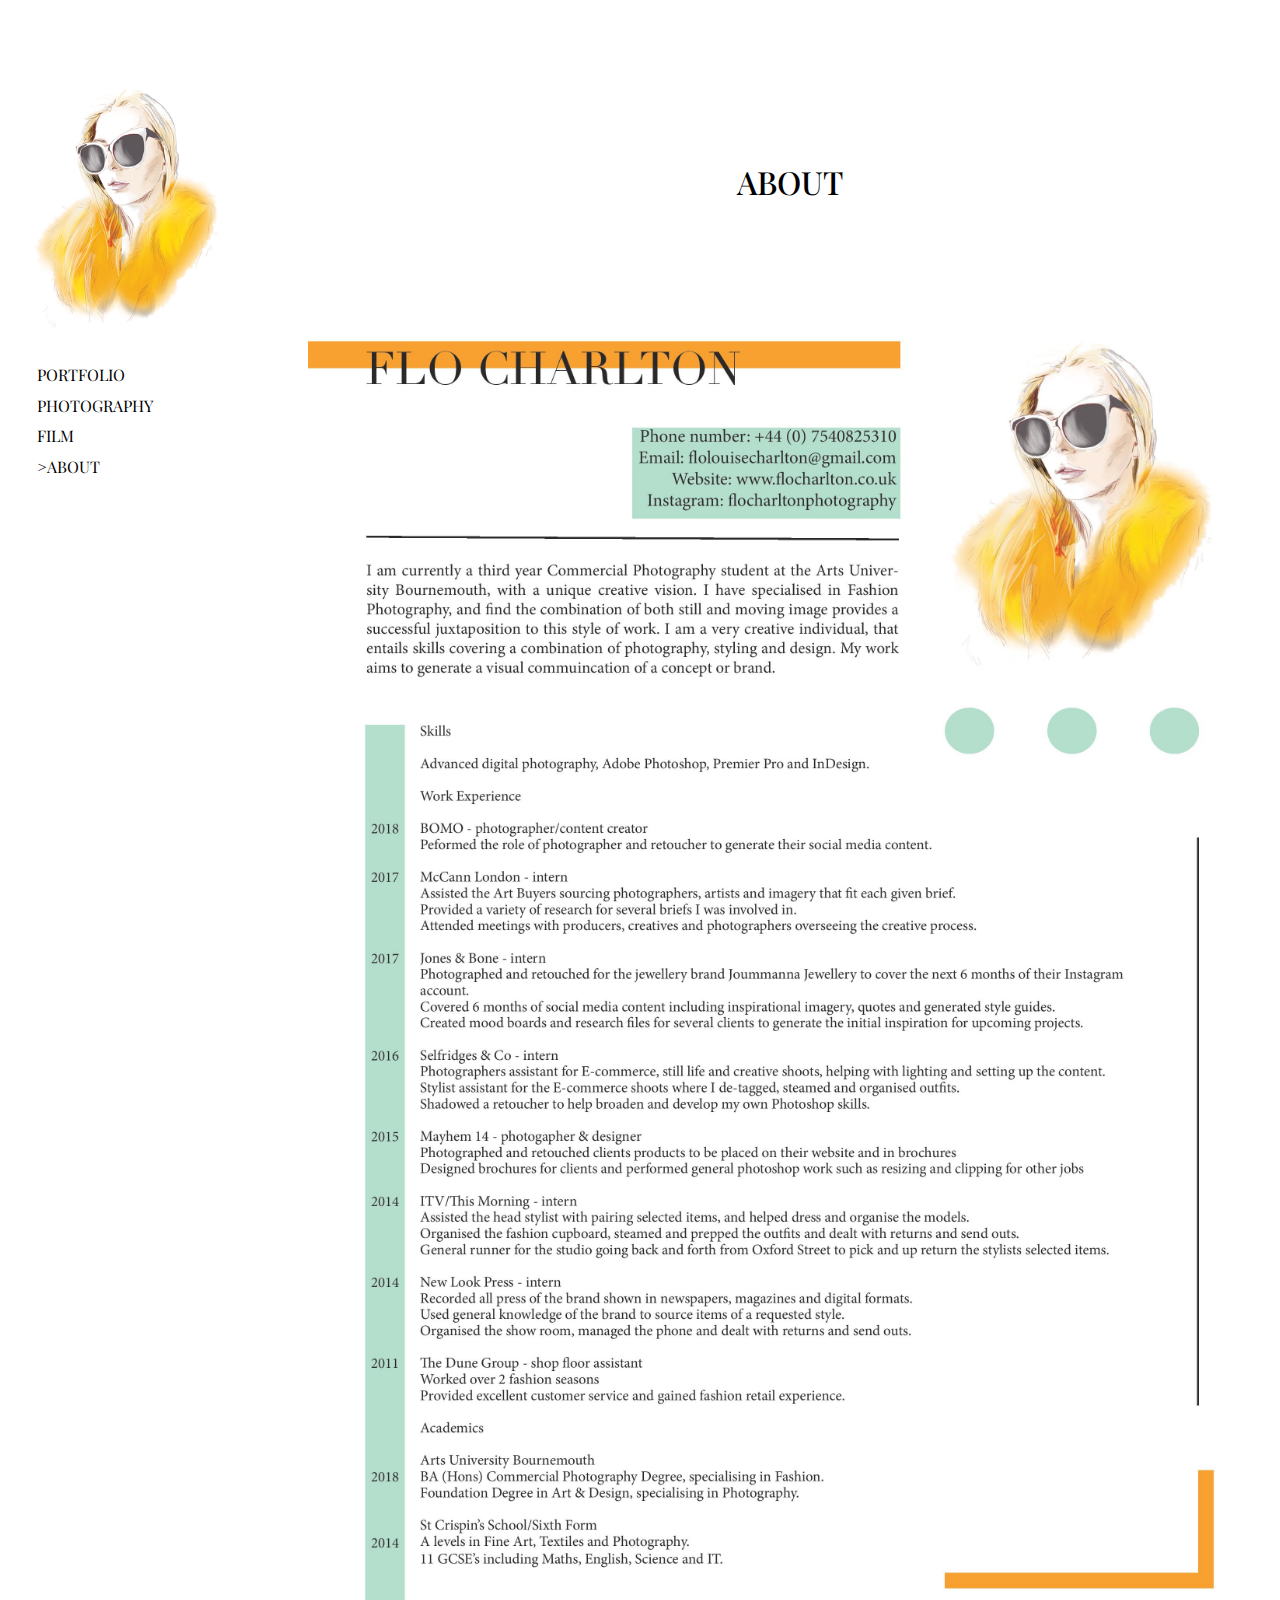
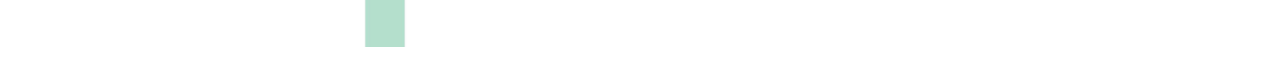
<file: pages/cv.html>
<!DOCTYPE HTML>
<html>

<head>
    <title>Flo Charlton - About</title>
    <meta name="description" content="Portfolio of Flo Charlton" />
    <link href="https://fonts.googleapis.com/css?family=Playfair+Display:400,700" rel="stylesheet">
    <meta name="viewport" content="width=device-width, initial-scale=1.0">

    <link rel="stylesheet" href="/css/nav.css">
    <link rel="stylesheet" href="/css/portfolio.css">
</head>

<body>
    <a onclick="openNav()" class="openbtn" id="openbtn">&#9776;</a>
    <div id="sidenav" class="navigation-side">
        <a href="" class="closebtn" onclick="closeNav()">&times;</a>
        <a href="/pages/portfolio.html"><img src="/img/logo-sized.png" id="logo"></a>
        <div class="nav-links">
            <a href="/pages/portfolio.html">PORTFOLIO</a>
            <a href="/pages/photography.html">PHOTOGRAPHY</a>
            <a href="/pages/film.html">FILM</a>
            <a href="/pages/cv.html">>ABOUT</a>
        </div>
    </div>


    <section class="container-cv move-over">
        <h1>ABOUT</h1>

        <img class="cv" src="/img/Flo-Charlton-cv.jpg">

        
    </section>



    <script src="/js/app.js"></script>

</body>

</html>
</file>
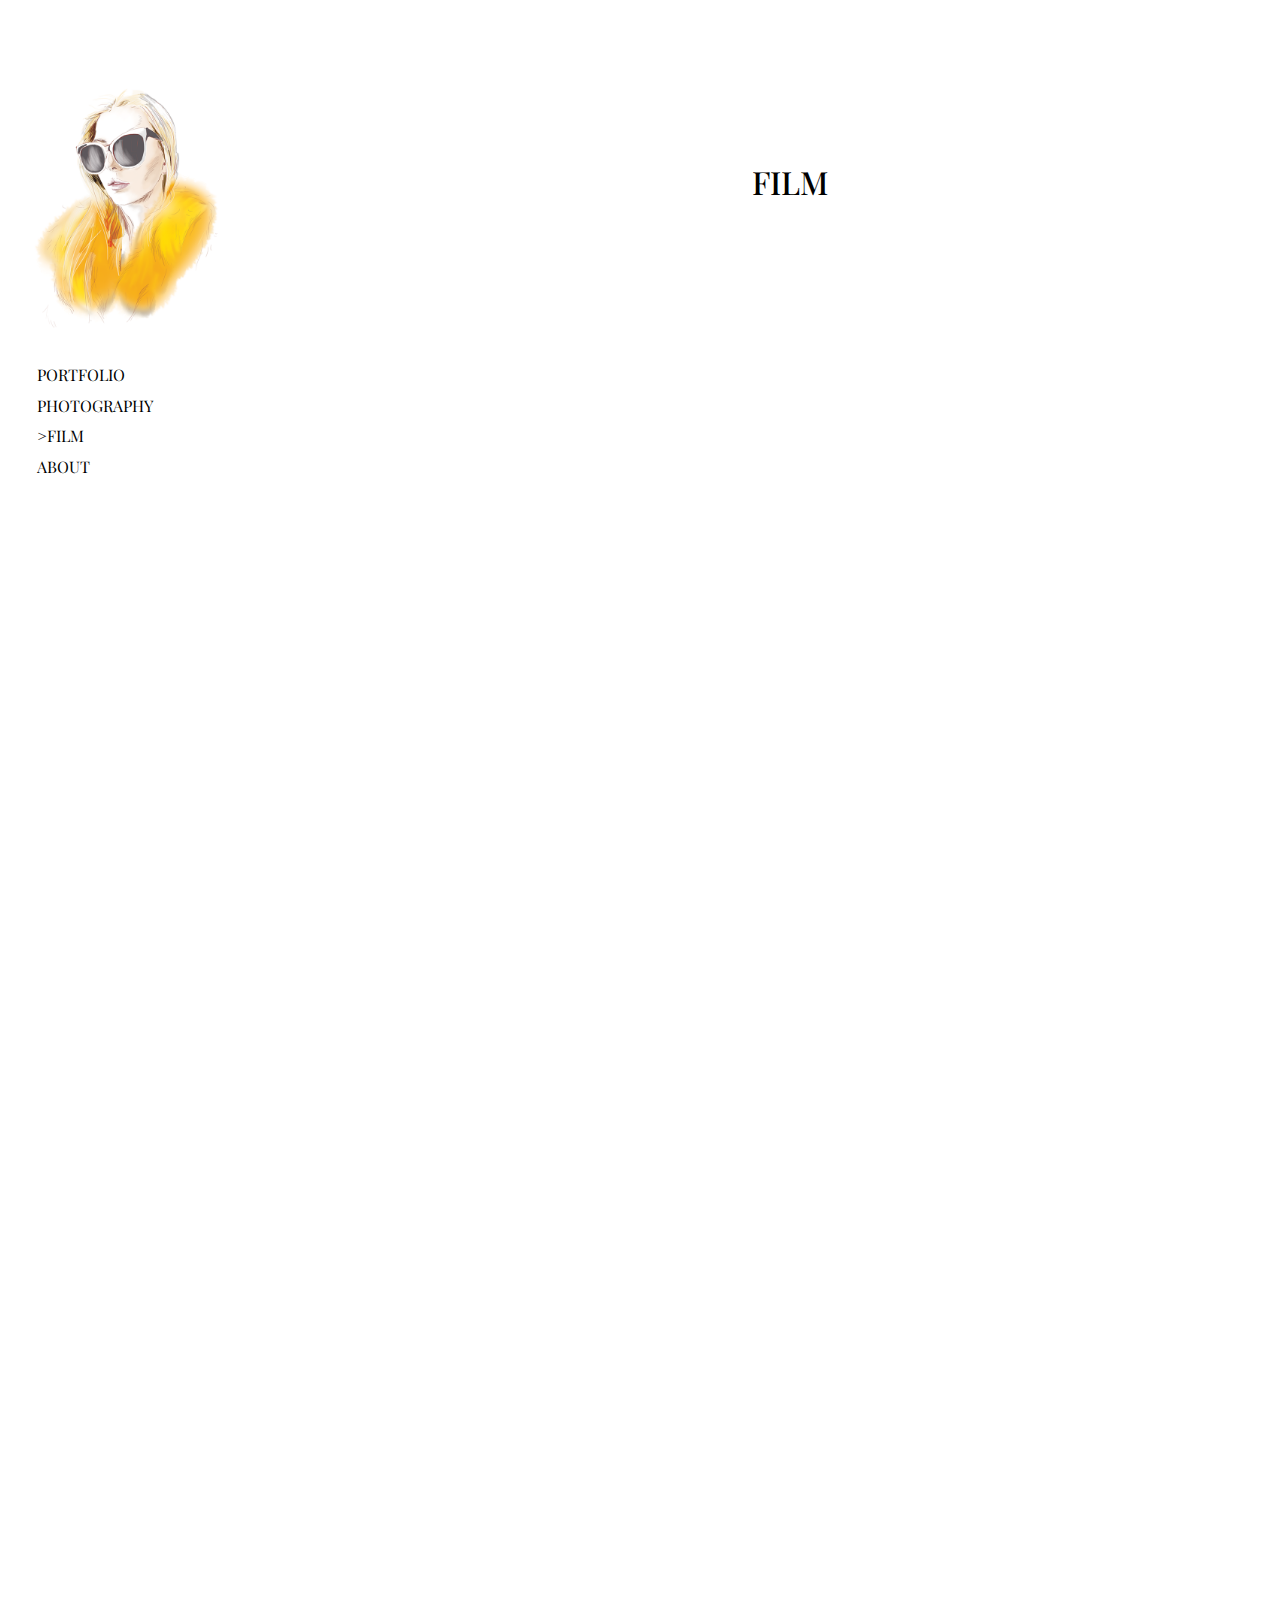
<file: pages/film.html>
<!DOCTYPE HTML>
<html>

<head>
    <title>Flo Charlton - Film</title>
    <meta name="description" content="Portfolio of Flo Charlton" />
    <link href="https://fonts.googleapis.com/css?family=Playfair+Display:400,700" rel="stylesheet">
    <meta name="viewport" content="width=device-width, initial-scale=1.0">

    <link rel="stylesheet" href="/css/nav.css">
    <link rel="stylesheet" href="/css/portfolio.css">
</head>

<body>
    <a onclick="openNav()" class="openbtn" id="openbtn">&#9776;</a>
    <div id="sidenav" class="navigation-side">
        <a href="" class="closebtn" onclick="closeNav()">&times;</a>
        <a href="/pages/portfolio.html">
            <img src="/img/logo-sized.png" id="logo">
        </a>
        <div class="nav-links">
            <a href="/pages/portfolio.html">PORTFOLIO</a>
            <a href="/pages/photography.html">PHOTOGRAPHY</a>
            <a href="/pages/film.html">>FILM</a>
            <a href="/pages/cv.html">ABOUT</a>
        </div>
    </div>


    <section class="container-cv move-over">
        <h1>FILM</h1>

        <iframe src="https://www.youtube.com/embed/HCpCE00zVvI?version=3&vq=hd1080" frameborder="0" allow="encrypted-media" allowfullscreen></iframe>
        <iframe src="https://www.youtube.com/embed/VQ8ozsYG-4U?version=3&vq=hd1080" frameborder="0" allow="encrypted-media" allowfullscreen></iframe>
        <iframe src="https://www.youtube.com/embed/1mHD9uvbaao?version=3&vq=hd1080" frameborder="0" allow="encrypted-media" allowfullscreen></iframe>



    </section>



    <script src="/js/app.js"></script>

</body>

</html>
</file>
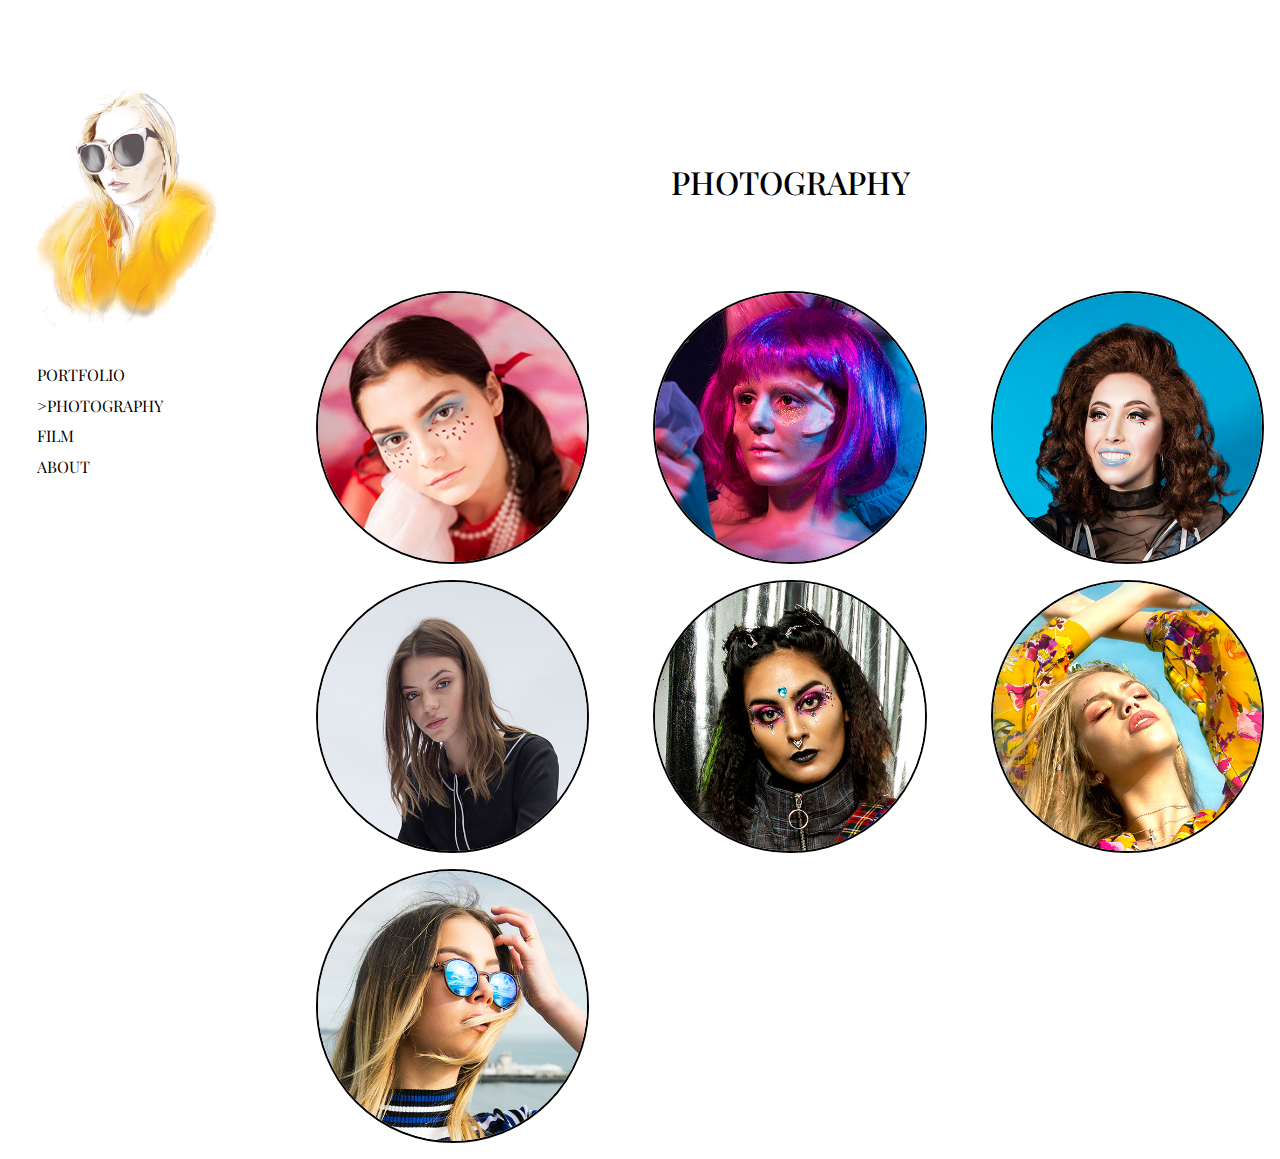
<file: pages/photography.html>
<!DOCTYPE HTML>
<html>

<head>
    <title>Flo Charlton - Photography</title>
    <meta name="description" content="Portfolio of Flo Charlton" />
    <link href="https://fonts.googleapis.com/css?family=Playfair+Display:400,700" rel="stylesheet">
    <meta name="viewport" content="width=device-width, initial-scale=1.0">

    <link rel="stylesheet" href="/css/nav.css">
    <link rel="stylesheet" href="/css/portfolio.css">
    <link rel="stylesheet" href="/css/photography.css">
</head>

<body>
    <a onclick="openNav()" class="openbtn" id="openbtn">&#9776;</a>
    <div id="sidenav" class="navigation-side">
        <a href="" class="closebtn" onclick="closeNav()">&times;</a>
        <a href="/pages/portfolio.html">
            <img src="/img/logo-sized.png" id="logo">
        </a>
        <div class="nav-links">
            <a href="/pages/portfolio.html">PORTFOLIO</a>
            <a href="/pages/photography.html">>PHOTOGRAPHY</a>
            <a href="/pages/film.html">FILM</a>
            <a href="/pages/cv.html">ABOUT</a>
        </div>
    </div>


    <section>
        <div class="title move-over">
            <h1>PHOTOGRAPHY</h1>
        </div>
        <div class="move-over">
            <div class="photo-select">
                <div class="element">
                    <div class="container-over">
                        <a href="/pages/photography/childhood.html">
                            <img src="/img/photography/photo-selector/square-child.jpg" class="round">
                            <div class="overlay">
                                <p>Childhood Dream</p>
                            </div>
                        </a>
                    </div>
                </div>
                <div class="element">
                    <div class="container-over">
                        <a href="/pages/photography/aliens.html">
                            <img src="/img/photography/photo-selector/alien-square.jpg" class="round">
                            <div class="overlay">
                                <p>Aliens in Space</p>
                            </div>
                        </a>
                    </div>
                </div>
                <div class="element">
                    <div class="container-over">
                        <a href="/pages/photography/cam-girl.html">
                            <img src="/img/photography/photo-selector/cam-square.jpg" class="round">
                            <div class="overlay">
                                <p>Cam Girl</p>
                            </div>
                        </a>
                    </div>
                </div>
                <div class="element">
                    <div class="container-over">
                        <a href="/pages/photography/deb.html">
                            <img src="/img/photography/photo-selector/deb-square.jpg" class="round">
                            <div class="overlay">
                                <p>Deb Cure Lookbook</p>
                            </div>
                        </a>
                    </div>
                </div>
                <div class="element">
                    <div class="container-over">
                        <a href="/pages/photography/punk.html" class="container">
                            <img src="/img/photography/photo-selector/punk-square.jpg" class="round">
                            <div class="overlay">
                                <p>Punk</p>
                            </div>
                        </a>
                    </div>
                </div>
                <div class="element">
                    <div class="container-over">
                        <a href="/pages/photography/summer.html" class="container">
                            <img src="/img/photography/photo-selector/square-summer.jpg" class="round">
                            <div class="overlay">
                                <p>Summer of Love</p>
                            </div>
                        </a>
                    </div>
                </div>
                <div class="element">
                    <div class="container-over">
                        <a href="/pages/photography/bomo.html" class="container">
                            <img src="/img/photography/photo-selector/bomo-square.jpg" class="round">
                            <div class="overlay">
                                <p>BOMO Glasses</p>
                            </div>
                        </a>
                    </div>
                </div>
            </div>


        </div>


    </section>



    <script src="/js/app.js"></script>

</body>

</html>
</file>
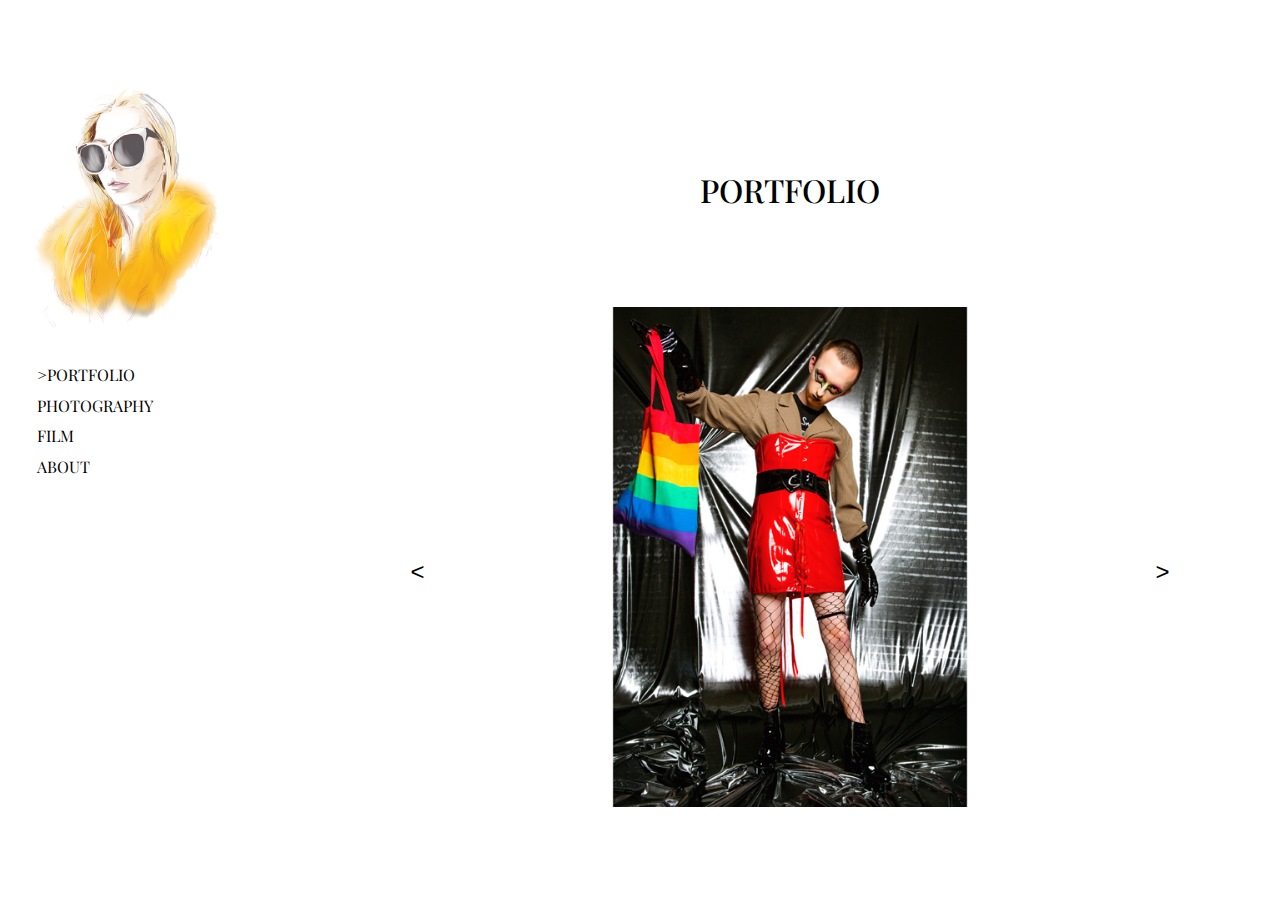
<file: pages/portfolio.html>
<!DOCTYPE HTML>
<html>

<head>
    <title>Flo Charlton - Photography</title>
    <meta name="description" content="Portfolio of Flo Charlton" />
    <link href="https://fonts.googleapis.com/css?family=Playfair+Display:400,700" rel="stylesheet">
    <meta name="viewport" content="width=device-width, initial-scale=1.0">

    <link rel="stylesheet" href="/css/nav.css">
    <link rel="stylesheet" href="/css/portfolio.css">
</head>

<body>
    <a onclick="openNav()" class="openbtn" id="openbtn">&#9776;</a>
    <div id="sidenav" class="navigation-side">
        <a href="" class="closebtn" onclick="closeNav()">&times;</a>
        <a href="/pages/portfolio.html"><img src="/img/logo-sized.png" id="logo"></a>
        <div class="nav-links">
            <a href="/pages/portfolio.html">>PORTFOLIO</a>
            <a href="/pages/photography.html">PHOTOGRAPHY</a>
            <a href="/pages/film.html">FILM</a>
            <a href="/pages/cv.html">ABOUT</a>
        </div>
    </div>


    <section class="container move-over">
        <h1>PORTFOLIO</h1>

        <div class="photo-gall">
            <img src="/img/portfolio/1.jpg" id="port-photo">
            <button id="next">&#62;</button>
            <button id="previous">&#60;</button>
        </div>

    </section>



    <script src="/js/app.js"></script>

</body>

</html>
</file>
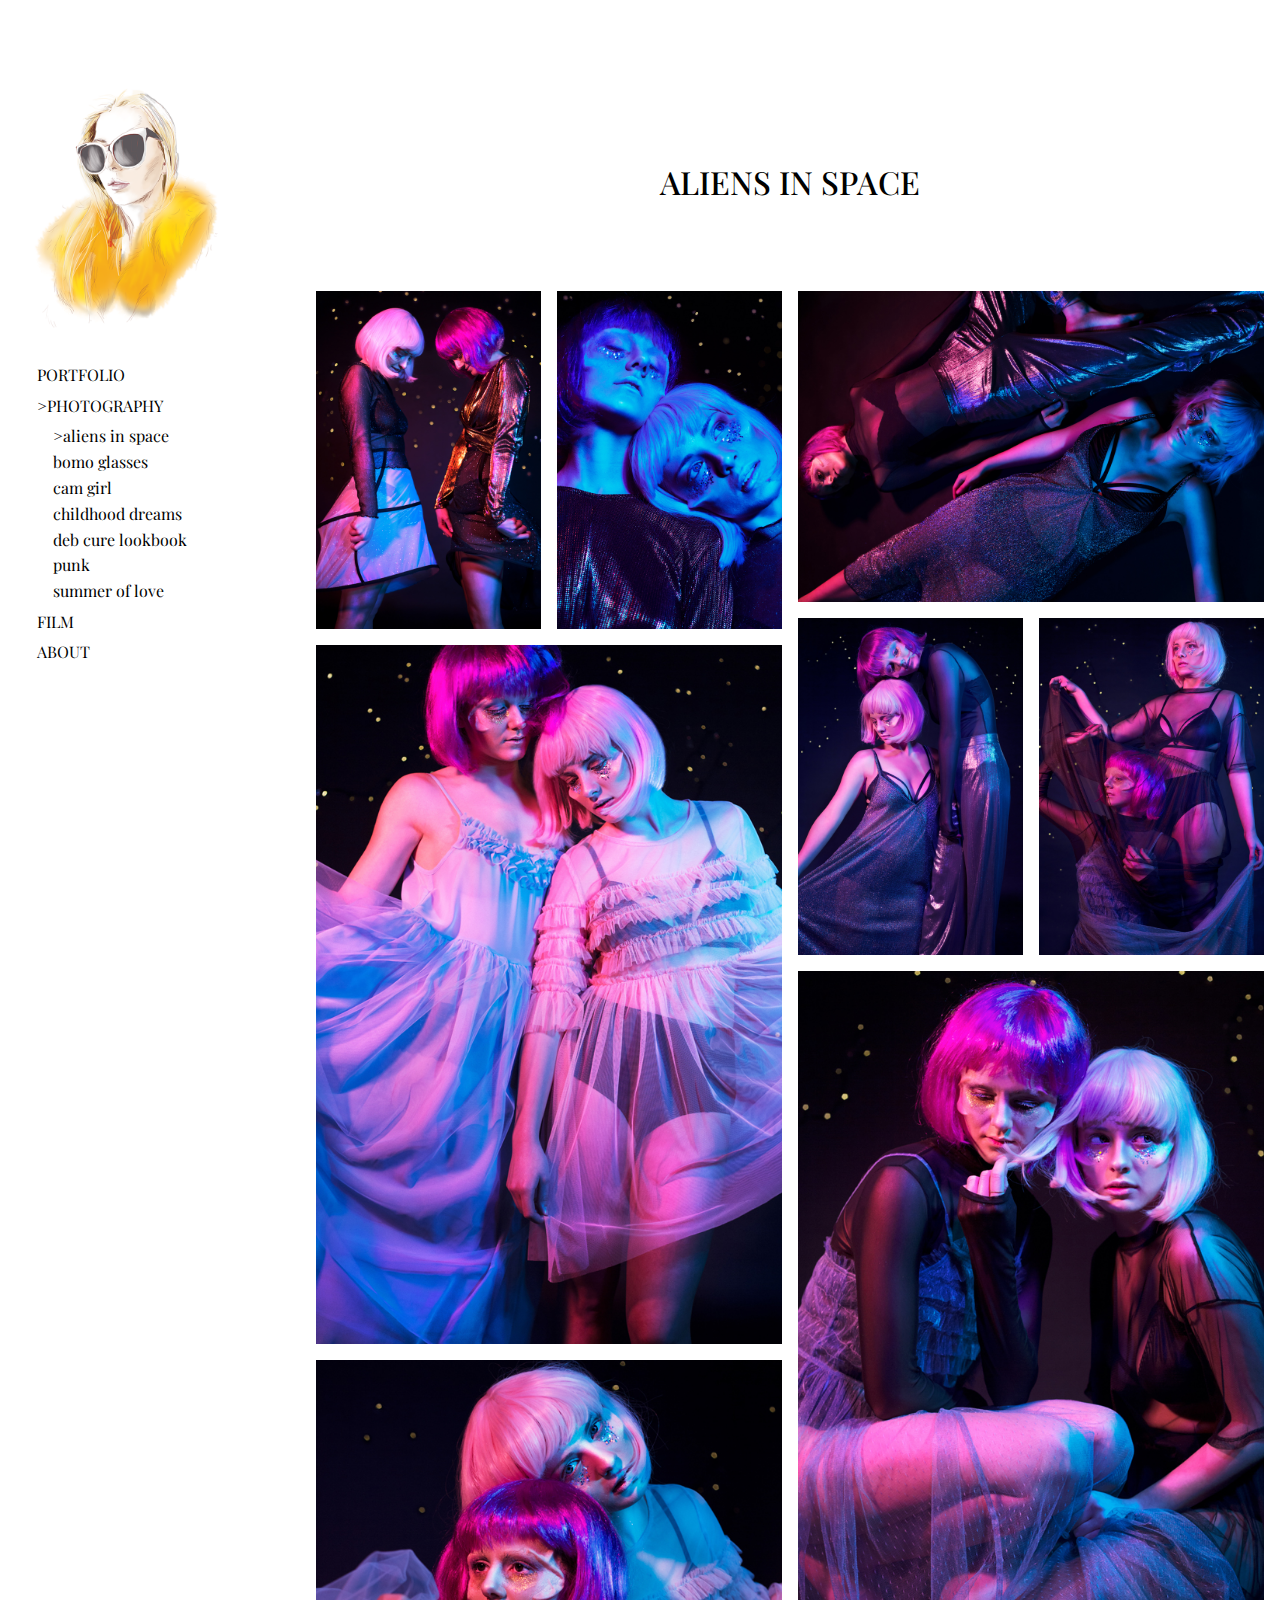
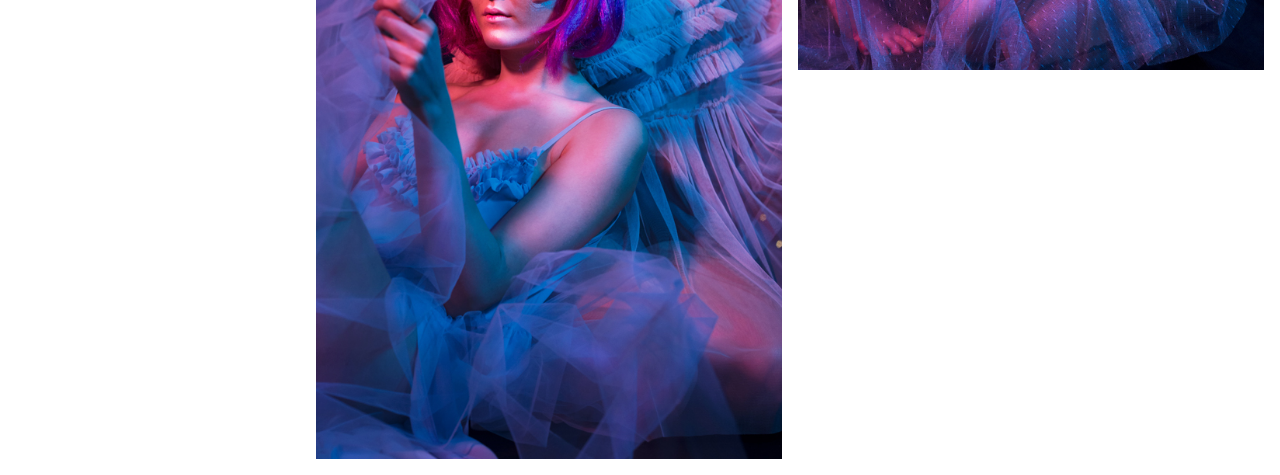
<file: pages/photography/aliens.html>
<!DOCTYPE HTML>
<html>

<head>
    <title>Flo Charlton - Aliens in Space</title>
    <meta name="description" content="main-container of Flo Charlton" />
    <link href="https://fonts.googleapis.com/css?family=Playfair+Display:400,700" rel="stylesheet">
    <meta name="viewport" content="width=device-width, initial-scale=1.0">

    <link rel="stylesheet" href="/css/nav.css">
    <link rel="stylesheet" href="/css/photography.css">
    <link rel="stylesheet" href="/css/portfolio.css">
</head>

<body>
    <a onclick="openNav()" class="openbtn" id="openbtn">&#9776;</a>
    <div id="sidenav" class="navigation-side">
        <a href="" class="closebtn" onclick="closeNav()">&times;</a>
        <a href="/pages/portfolio.html"><img src="/img/logo-sized.png" id="logo"></a>
        <div class="nav-links">
            <a href="/pages/portfolio.html">PORTFOLIO</a>
            <a href="/pages/photography.html">>PHOTOGRAPHY</a>
            <ul>
                <li><a href="/pages/photography/aliens.html">>Aliens in Space</a></li>
                <li><a href="/pages/photography/bomo.html">BOMO Glasses</a></li>
                <li><a href="/pages/photography/cam-girl.html">Cam Girl</a></li>
                <li><a href="/pages/photography/childhood.html">Childhood Dreams</a></li>
                <li><a href="/pages/photography/deb.html">Deb Cure Lookbook</a></li>
                <li><a href="/pages//photography/punk.html">Punk</a></li>
                <li><a href="/pages/photography/summer.html">Summer of Love</a></li>
            </ul>
            <a href="/pages/film.html">FILM</a>
            <a href="/pages/cv.html">ABOUT</a>
        </div>
    </div>


    <section>
        <div class="title move-over">
            <h1>ALIENS IN SPACE</h1>
        </div>

        <!-- Left columns images -->
        <!-- Port = 50% of one column which is 25% of whole -->
        <!-- Land = 100% of one column -->
        <div class="container-photo move-over"> 
            <div class="photography-grid">
                <div class="port">
                    <img src="/img/photography/aliens/1.jpg">
                </div>
                <div class="port">
                    <img src="/img/photography/aliens/2.jpg">
                </div>
                <div class="land">
                    <img src="/img/photography/aliens/3.jpg">
                </div>
                <div class="land">
                    <img src="/img/photography/aliens/4.jpg">
                </div>
                
            </div>

            <!-- Right columns images -->
            <div class="photography-grid">
                <div class="land">
                    <img src="/img/photography/aliens/5.jpg">
                </div>
                <div class="port">
                    <img src="/img/photography/aliens/6.jpg">
                </div>
                <div class="port">
                    <img src="/img/photography/aliens/7.jpg">
                </div>
                <div class="land">
                    <img src="/img/photography/aliens/8.jpg">
                </div>
                
            </div>
        </div>
    </section>

    <script src="/js/app.js"></script>

</body>

</html>
</file>
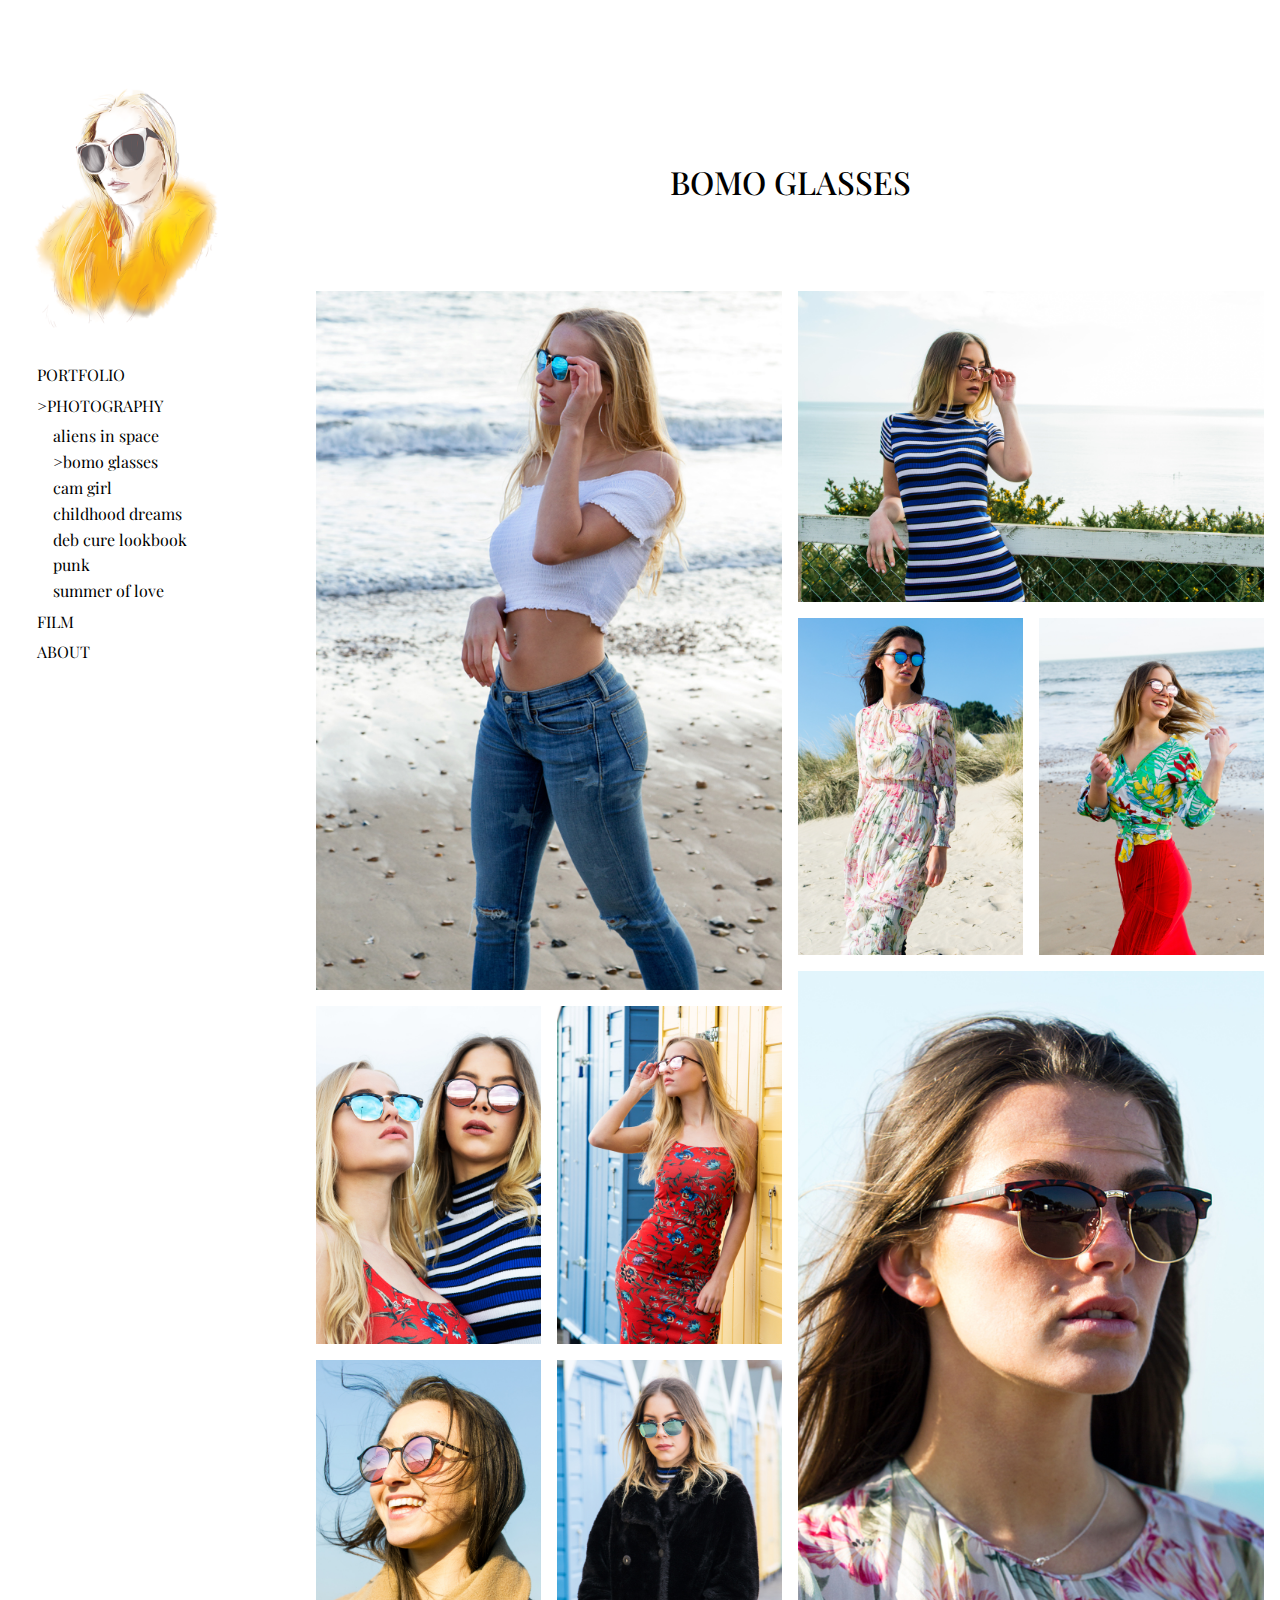
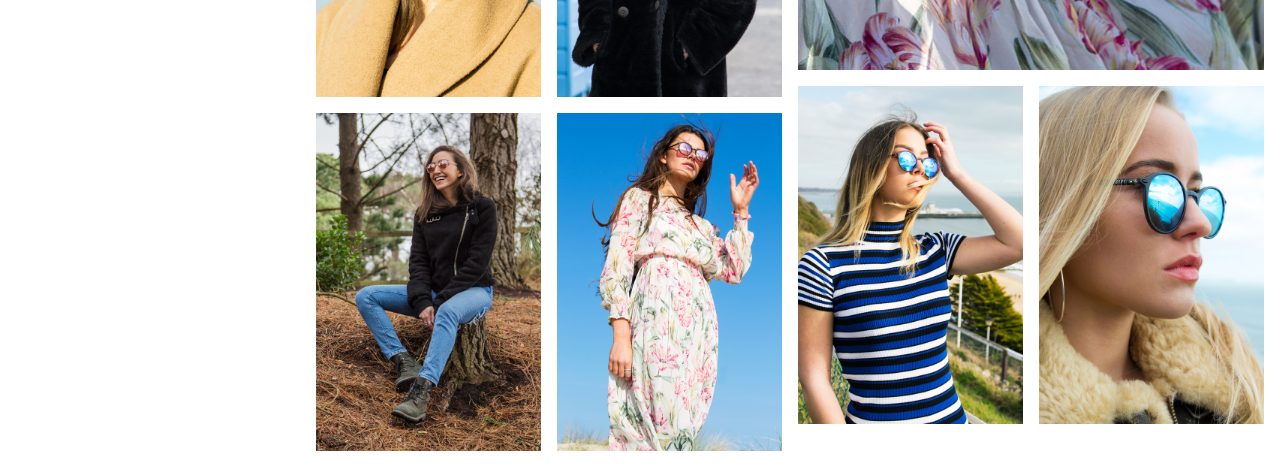
<file: pages/photography/bomo.html>
<!DOCTYPE HTML>
<html>

<head>
    <title>Flo Charlton - BOMO Glasses</title>
    <meta name="description" content="main-container of Flo Charlton" />
    <link href="https://fonts.googleapis.com/css?family=Playfair+Display:400,700" rel="stylesheet">
    <meta name="viewport" content="width=device-width, initial-scale=1.0">

    <link rel="stylesheet" href="/css/nav.css">
    <link rel="stylesheet" href="/css/photography.css">
    <link rel="stylesheet" href="/css/portfolio.css">
</head>

<body>
    <a onclick="openNav()" class="openbtn" id="openbtn">&#9776;</a>
    <div id="sidenav" class="navigation-side">
        <a href="" class="closebtn" onclick="closeNav()">&times;</a>
        <a href="/pages/portfolio.html"><img src="/img/logo-sized.png" id="logo"></a>
        <div class="nav-links">
            <a href="/pages/portfolio.html">PORTFOLIO</a>
            <a href="/pages/photography.html">>PHOTOGRAPHY</a>
            <ul>
                <li><a href="/pages/photography/aliens.html">Aliens in Space</a></li>
                <li><a href="/pages/photography/bomo.html">>BOMO Glasses</a></li>
                <li><a href="/pages/photography/cam-girl.html">Cam Girl</a></li>
                <li><a href="/pages/photography/childhood.html">Childhood Dreams</a></li>
                <li><a href="/pages/photography/deb.html">Deb Cure Lookbook</a></li>
                <li><a href="/pages//photography/punk.html">Punk</a></li>
                <li><a href="/pages/photography/summer.html">Summer of Love</a></li>
            </ul>
            <a href="/pages/film.html">FILM</a>
            <a href="/pages/cv.html">ABOUT</a>
        </div>
    </div>


    <section>
        <div class="title move-over">
            <h1>BOMO GLASSES</h1>
        </div>

        <!-- Left columns images -->
        <!-- Port = 50% of one column which is 25% of whole -->
        <!-- Land = 100% of one column -->
        <div class="container-photo move-over">
            <div class="photography-grid">
                <div class="land">
                    <img src="/img/photography/bomo/5.jpg">
                </div>
                <div class="port">
                    <img src="/img/photography/bomo/9.jpg">
                </div>
                <div class="port">
                    <img src="/img/photography/bomo/4.jpg">
                </div>
                <div class="port">
                    <img src="/img/photography/bomo/11.jpg">
                </div>
                <div class="port">
                    <img src="/img/photography/bomo/1.jpg">
                </div>

                <div class="port">
                    <img src="/img/photography/bomo/2.jpg">
                </div>

                <div class="port">
                    <img src="/img/photography/bomo/12.jpg">
                </div>

            </div>

            <!-- Right columns images -->
            <div class="photography-grid">
                <div class="land">
                    <img src="/img/photography/bomo/3.jpg">
                </div>
                <div class="port">
                    <img src="/img/photography/bomo/6.jpg">
                </div>
                <div class="port">
                    <img src="/img/photography/bomo/7.jpg">
                </div>

                <div class="land">
                    <img src="/img/photography/bomo/8.jpg">
                </div>

                <div class="port">
                    <img src="/img/photography/bomo/10.jpg">
                </div>
                <div class="port">
                    <img src="/img/photography/bomo/13.jpg">
                </div>


            </div>
        </div>
    </section>

    <script src="/js/app.js"></script>

</body>

</html>
</file>
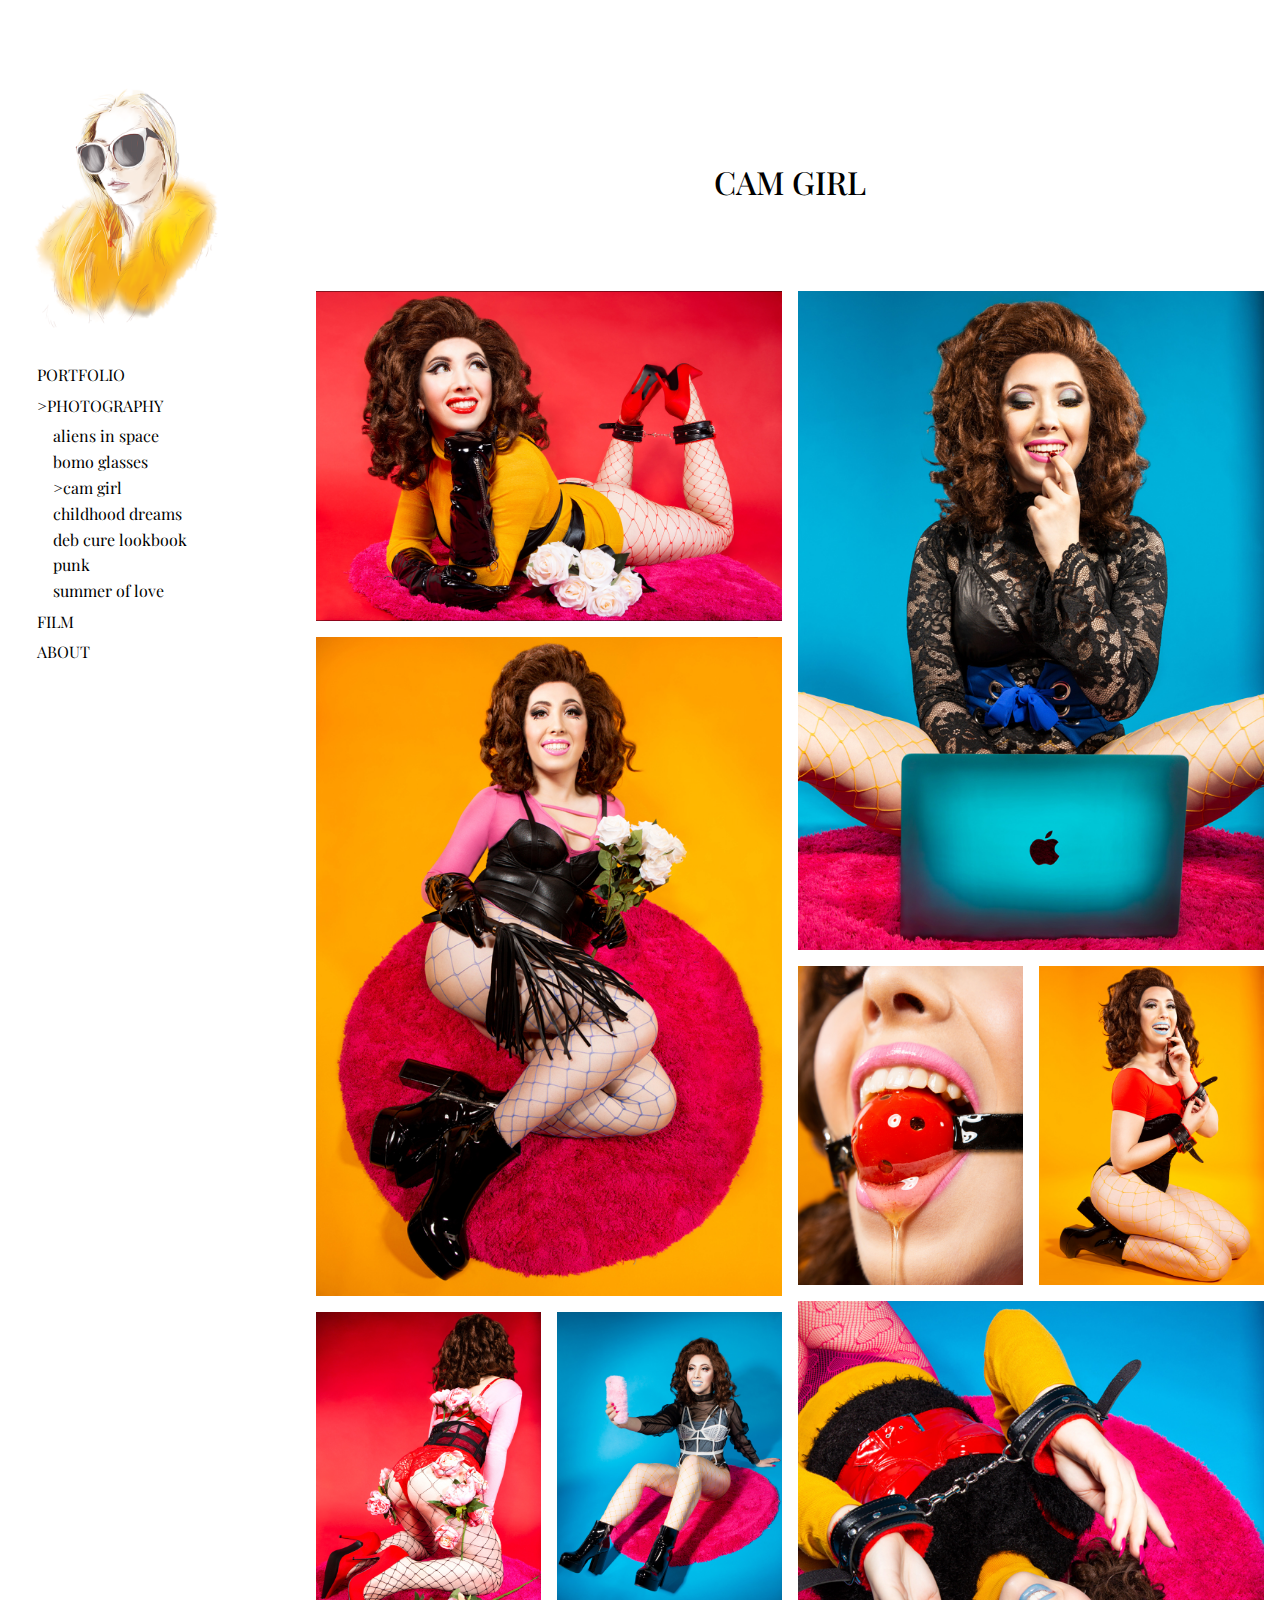
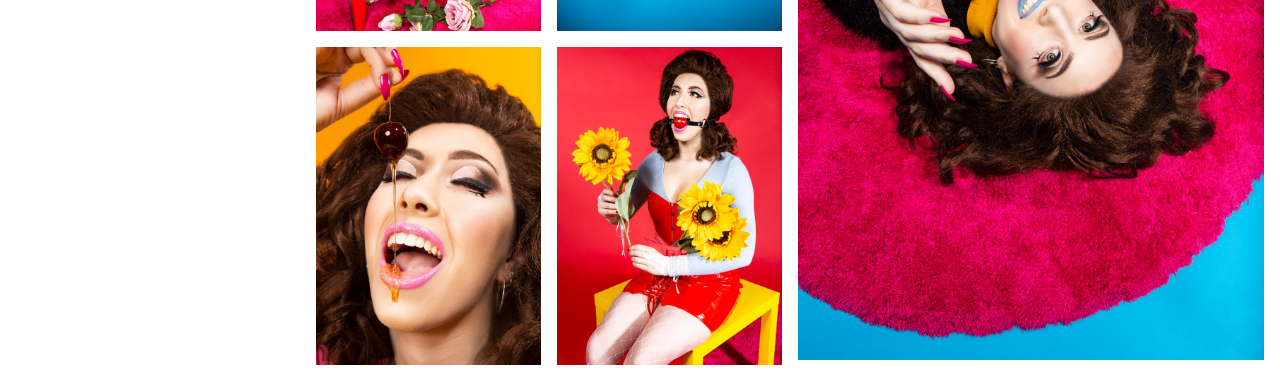
<file: pages/photography/cam-girl.html>
<!DOCTYPE HTML>
<html>

<head>
    <title>Flo Charlton - CAM Girl</title>
    <meta name="description" content="main-container of Flo Charlton" />
    <link href="https://fonts.googleapis.com/css?family=Playfair+Display:400,700" rel="stylesheet">
    <meta name="viewport" content="width=device-width, initial-scale=1.0">

    <link rel="stylesheet" href="/css/nav.css">
    <link rel="stylesheet" href="/css/photography.css">
    <link rel="stylesheet" href="/css/portfolio.css">
</head>

<body>
    <a onclick="openNav()" class="openbtn" id="openbtn">&#9776;</a>
    <div id="sidenav" class="navigation-side">
        <a href="" class="closebtn" onclick="closeNav()">&times;</a>
        <a href="/pages/portfolio.html"><img src="/img/logo-sized.png" id="logo"></a>
        <div class="nav-links">
            <a href="/pages/portfolio.html">PORTFOLIO</a>
            <a href="/pages/photography.html">>PHOTOGRAPHY</a>
            <ul>
                <li><a href="/pages/photography/aliens.html">Aliens in Space</a></li>
                <li><a href="/pages/photography/bomo.html">BOMO Glasses</a></li>
                <li><a href="/pages/photography/cam-girl.html">>Cam Girl</a></li>
                <li><a href="/pages/photography/childhood.html">Childhood Dreams</a></li>
                <li><a href="/pages/photography/deb.html">Deb Cure Lookbook</a></li>
                <li><a href="/pages//photography/punk.html">Punk</a></li>
                <li><a href="/pages/photography/summer.html">Summer of Love</a></li>
            </ul>
            <a href="/pages/film.html">FILM</a>
            <a href="/pages/cv.html">ABOUT</a>
        </div>
    </div>


    <section>
        <div class="title move-over">
            <h1>CAM GIRL</h1>
        </div>

        <!-- Left columns images -->
        <!-- Port = 50% of one column which is 25% of whole -->
        <!-- Land = 100% of one column -->
        <div class="container-photo move-over">
            <div class="photography-grid">
                <div class="land">
                    <img src="/img/photography/camgirl/1.jpg">
                </div>
                <div class="land">
                    <img src="/img/photography/camgirl/7.jpg">
                </div>
                <div class="port">
                    <img src="/img/photography/camgirl/6.jpg">
                </div>
                <div class="port">
                    <img src="/img/photography/camgirl/8.jpg">
                </div>
                <div class="port">
                    <img src="/img/photography/camgirl/10.jpg">
                </div>
                <div class="port">
                    <img src="/img/photography/camgirl/9.jpg">
                </div>


            </div>

            <!-- Right columns images -->
            <div class="photography-grid">
                <div class="land">
                    <img src="/img/photography/camgirl/2.jpg">
                </div>

                <div class="port">
                    <img src="/img/photography/camgirl/4.jpg">
                </div>
                <div class="port">
                    <img src="/img/photography/camgirl/3.jpg">
                </div>
                <div class="land">
                    <img src="/img/photography/camgirl/5.jpg">
                </div>



            </div>
        </div>
    </section>

    <script src="/js/app.js"></script>

</body>

</html>
</file>
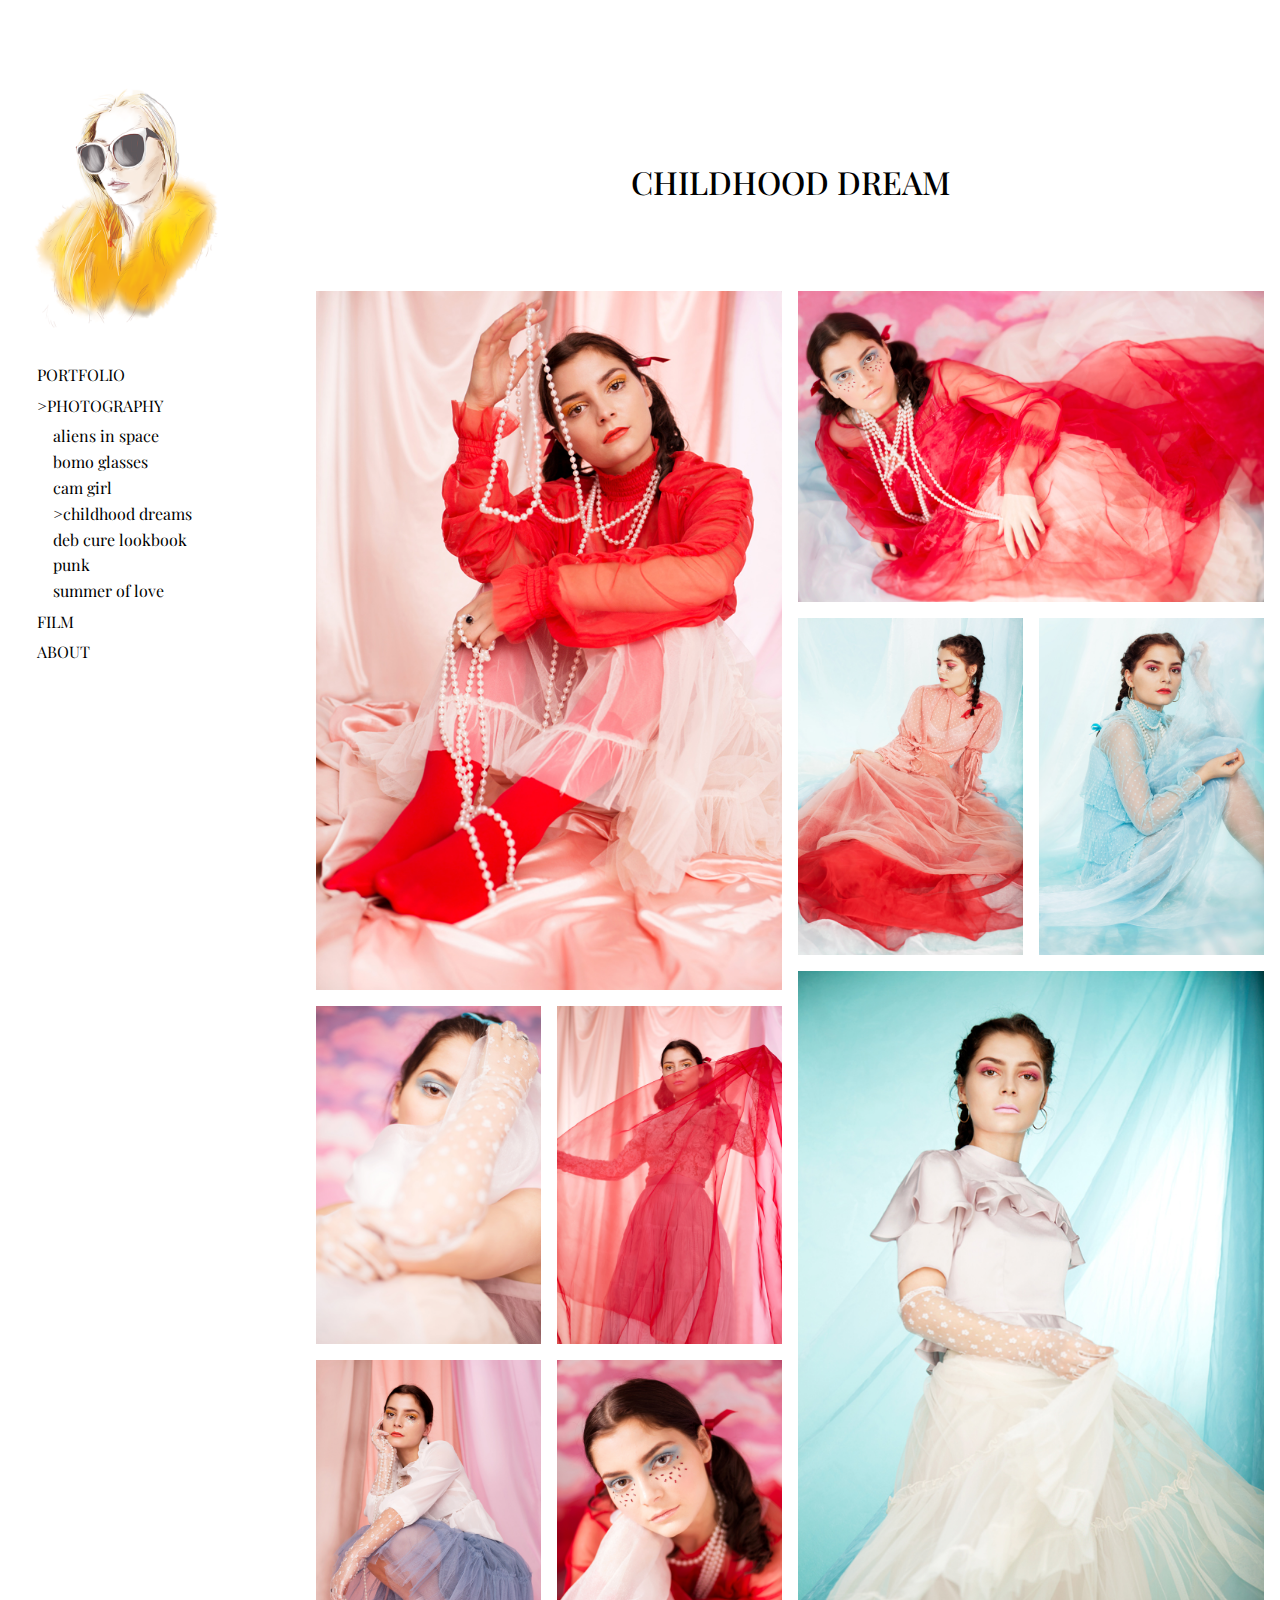
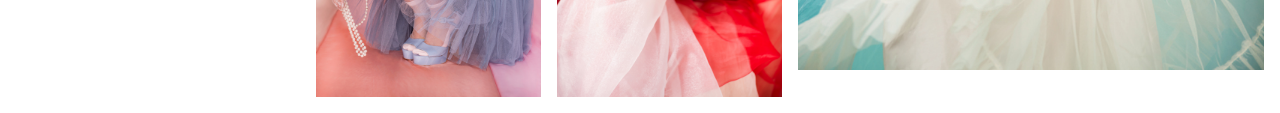
<file: pages/photography/childhood.html>
<!DOCTYPE HTML>
<html>

<head>
    <title>Flo Charlton - Childhood Dream</title>
    <meta name="description" content="main-container of Flo Charlton" />
    <link href="https://fonts.googleapis.com/css?family=Playfair+Display:400,700" rel="stylesheet">
    <meta name="viewport" content="width=device-width, initial-scale=1.0">

    <link rel="stylesheet" href="/css/nav.css">
    <link rel="stylesheet" href="/css/photography.css">
    <link rel="stylesheet" href="/css/portfolio.css">
</head>

<body>
    <a onclick="openNav()" class="openbtn" id="openbtn">&#9776;</a>
    <div id="sidenav" class="navigation-side">
        <a href="" class="closebtn" onclick="closeNav()">&times;</a>
        <a href="/pages/portfolio.html"><img src="/img/logo-sized.png" id="logo"></a>
        <div class="nav-links">
            <a href="/pages/portfolio.html">PORTFOLIO</a>
            <a href="/pages/photography.html">>PHOTOGRAPHY</a>
            <ul>
                <li><a href="/pages/photography/aliens.html">Aliens in Space</a></li>
                <li><a href="/pages/photography/bomo.html">BOMO Glasses</a></li>
                <li><a href="/pages/photography/cam-girl.html">Cam Girl</a></li>
                <li><a href="/pages/photography/childhood.html">>Childhood Dreams</a></li>
                <li><a href="/pages/photography/deb.html">Deb Cure Lookbook</a></li>
                <li><a href="/pages//photography/punk.html">Punk</a></li>
                <li><a href="/pages/photography/summer.html">Summer of Love</a></li>
            </ul>
            <a href="/pages/film.html">FILM</a>
            <a href="/pages/cv.html">ABOUT</a>
        </div>
    </div>


    <section>
        <div class="title move-over">
            <h1>CHILDHOOD DREAM</h1>
        </div>

        <!-- Left columns images -->
        <!-- Port = 50% of one column which is 25% of whole -->
        <!-- Land = 100% of one column -->
        <div class="container-photo move-over">
            <div class="photography-grid">
                <div class="land">
                    <img src="/img/photography/childhood/9.jpg">
                </div>
                <div class="port">
                    <img src="/img/photography/childhood/1.jpg">
                </div>
                <div class="port">
                    <img src="/img/photography/childhood/2.jpg">
                </div>
                <div class="port">
                    <img src="/img/photography/childhood/4.jpg">
                </div>
                <div class="port">
                    <img src="/img/photography/childhood/5.jpg">
                </div>

            </div>

            <!-- Right columns images -->
            <div class="photography-grid">
                <div class="land">
                    <img src="/img/photography/childhood/3.jpg">
                </div>
                <div class="port">
                    <img src="/img/photography/childhood/6.jpg">
                </div>
                <div class="port">
                    <img src="/img/photography/childhood/7.jpg">
                </div>
                <div class="land">
                    <img src="/img/photography/childhood/8.jpg">
                </div>
            </div>
        </div>
    </section>




    <script src="/js/app.js"></script>

</body>

</html>
</file>
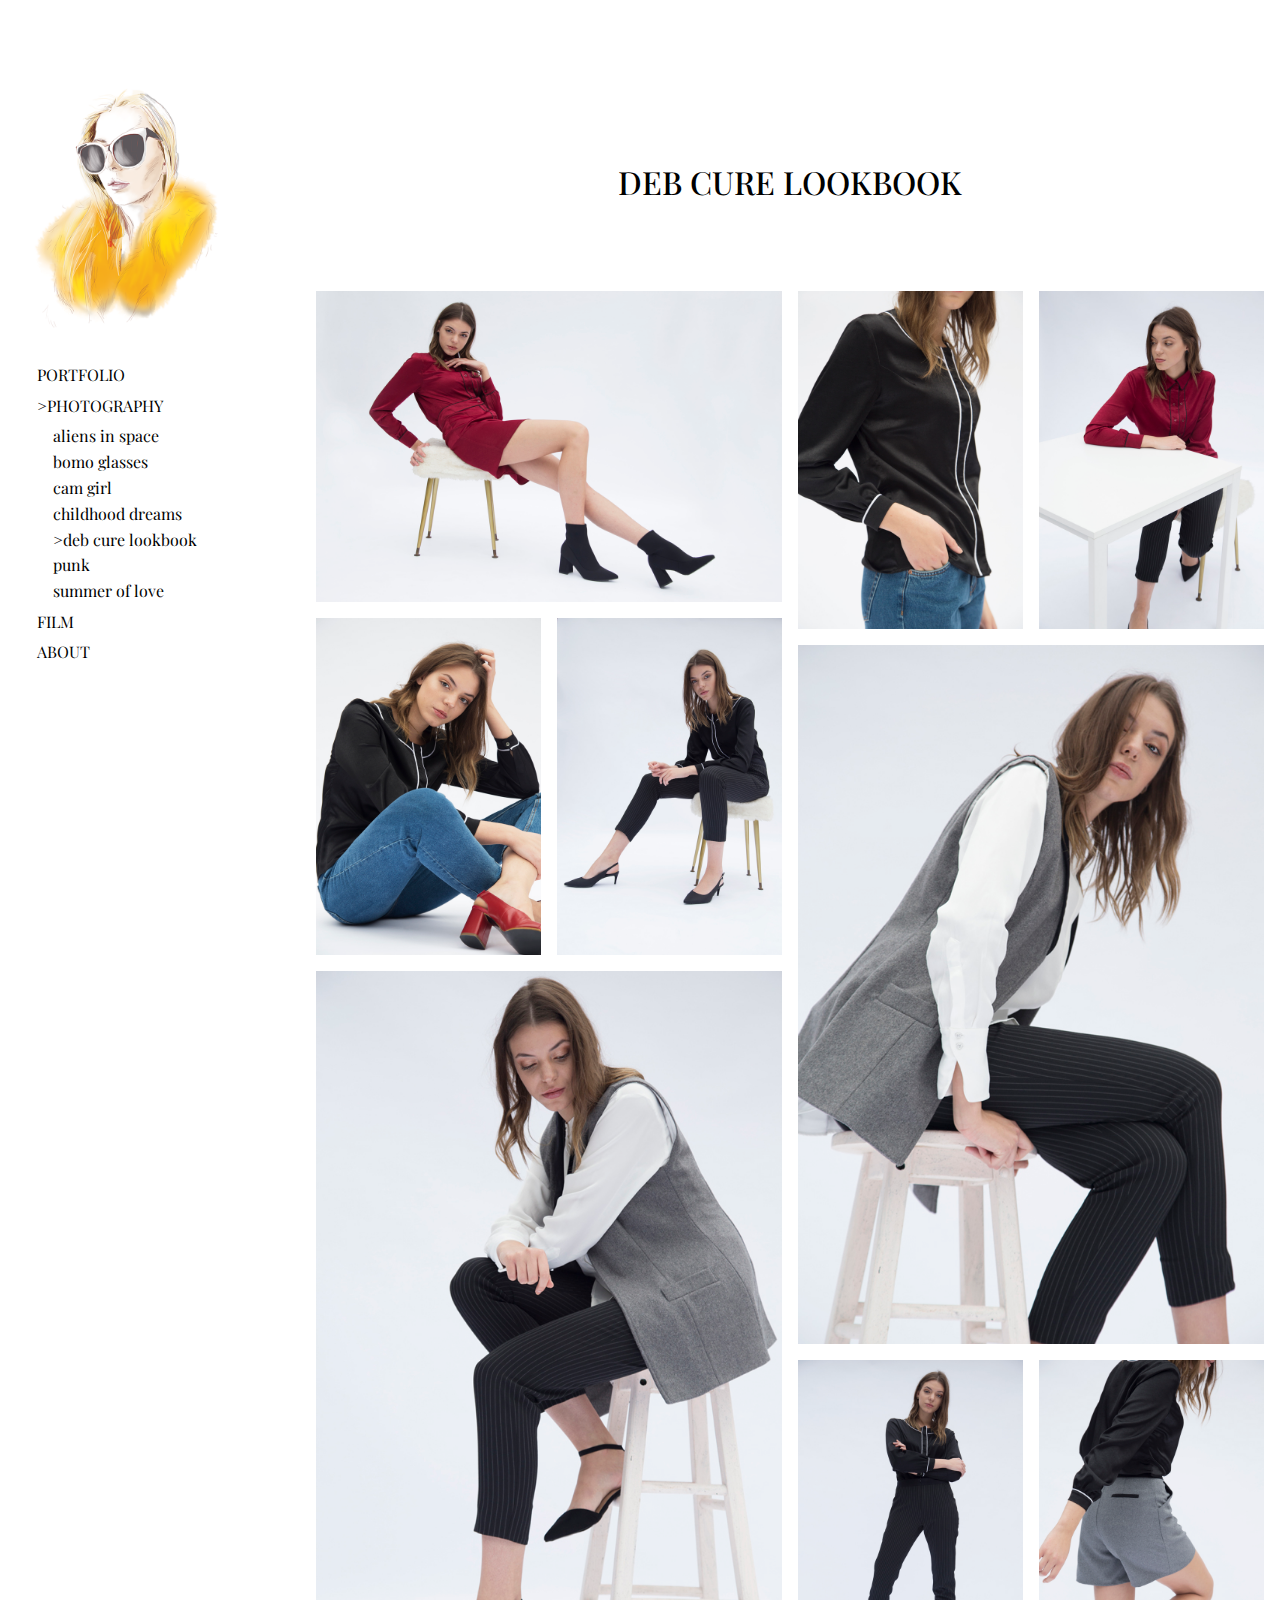
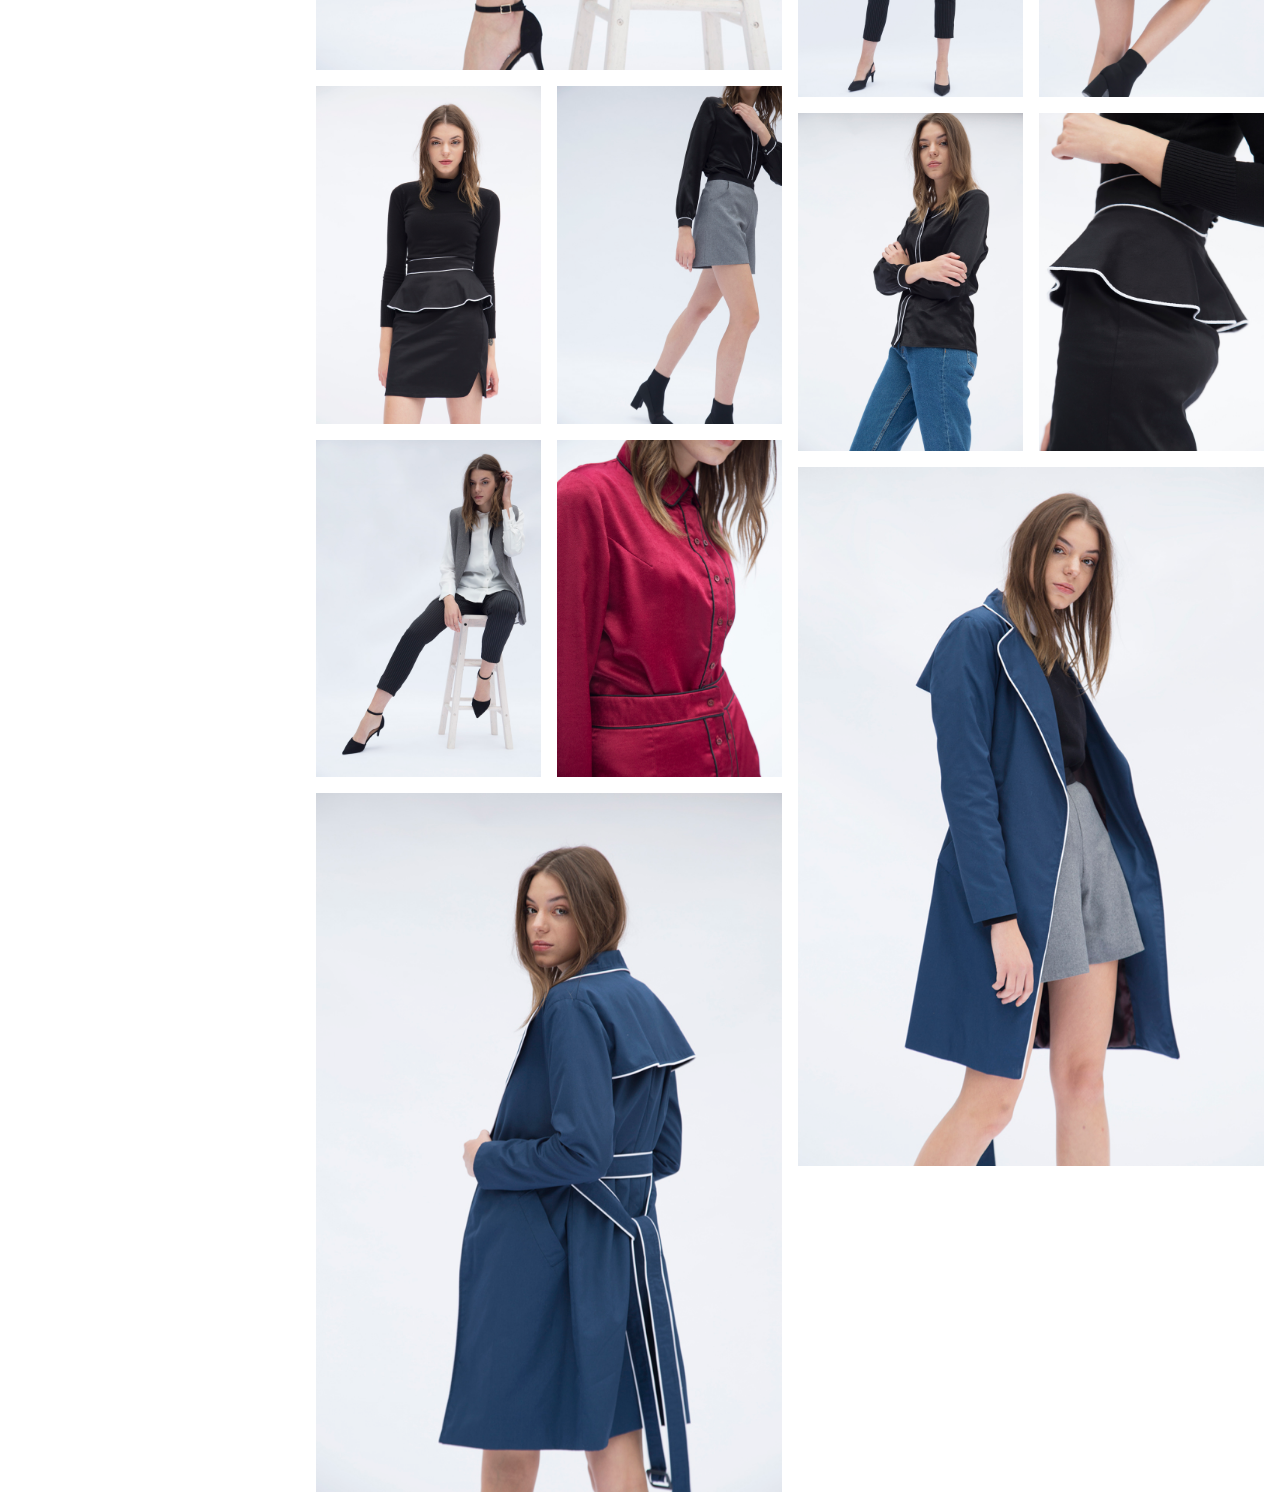
<file: pages/photography/deb.html>
<!DOCTYPE HTML>
<html>

<head>
    <title>Flo Charlton - Deb Cure Lookbook</title>
    <meta name="description" content="main-container of Flo Charlton" />
    <link href="https://fonts.googleapis.com/css?family=Playfair+Display:400,700" rel="stylesheet">
    <meta name="viewport" content="width=device-width, initial-scale=1.0">

    <link rel="stylesheet" href="/css/nav.css">
    <link rel="stylesheet" href="/css/photography.css">
    <link rel="stylesheet" href="/css/portfolio.css">
</head>

<body>
    <a onclick="openNav()" class="openbtn" id="openbtn">&#9776;</a>
    <div id="sidenav" class="navigation-side">
        <a href="" class="closebtn" onclick="closeNav()">&times;</a>
        <a href="/pages/portfolio.html"><img src="/img/logo-sized.png" id="logo"></a>
        <div class="nav-links">
            <a href="/pages/portfolio.html">PORTFOLIO</a>
            <a href="/pages/photography.html">>PHOTOGRAPHY</a>
            <ul>
                <li><a href="/pages/photography/aliens.html">Aliens in Space</a></li>
                <li><a href="/pages/photography/bomo.html">BOMO Glasses</a></li>
                <li><a href="/pages/photography/cam-girl.html">Cam Girl</a></li>
                <li><a href="/pages/photography/childhood.html">Childhood Dreams</a></li>
                <li><a href="/pages/photography/deb.html">>Deb Cure Lookbook</a></li>
                <li><a href="/pages//photography/punk.html">Punk</a></li>
                <li><a href="/pages/photography/summer.html">Summer of Love</a></li>
            </ul>
            <a href="/pages/film.html">FILM</a>
            <a href="/pages/cv.html">ABOUT</a>
        </div>
    </div>


    <section>
        <div class="title move-over">
            <h1>DEB CURE LOOKBOOK</h1>
        </div>

        <!-- Left columns images -->
        <!-- Port = 50% of one column which is 25% of whole -->
        <!-- Land = 100% of one column -->
        <div class="container-photo move-over">
            <div class="photography-grid">
                <div class="land">
                    <img src="/img/photography/debcure/1.jpg">
                </div>
                <div class="port">
                    <img src="/img/photography/debcure/2.jpg">
                </div>
                <div class="port">
                    <img src="/img/photography/debcure/3.jpg">
                </div>
                <div class="land">
                    <img src="/img/photography/debcure/4.jpg">
                </div>
                <div class="port">
                    <img src="/img/photography/debcure/5.jpg">
                </div>
                <div class="port">
                    <img src="/img/photography/debcure/6.jpg">
                </div>
                <div class="port">
                    <img src="/img/photography/debcure/7.jpg">
                </div>
                <div class="port">
                    <img src="/img/photography/debcure/8.jpg">
                </div>
                <div class="land">
                    <img src="/img/photography/debcure/9.jpg">
                </div>
                
            </div>

            <!-- Right columns images -->
            <div class="photography-grid">
                <div class="port">
                    <img src="/img/photography/debcure/10.jpg">
                </div>
                <div class="port">
                    <img src="/img/photography/debcure/11.jpg">
                </div>
                <div class="land">
                    <img src="/img/photography/debcure/12.jpg">
                </div>
                <div class="port">
                    <img src="/img/photography/debcure/13.jpg">
                </div>
                <div class="port">
                    <img src="/img/photography/debcure/14.jpg">
                </div>
                <div class="port">
                    <img src="/img/photography/debcure/15.jpg">
                </div>
                <div class="port">
                    <img src="/img/photography/debcure/16.jpg">
                </div>
                <div class="land">
                    <img src="/img/photography/debcure/17.jpg">
                </div>
            </div>
        </div>
    </section>

    <script src="/js/app.js"></script>

</body>

</html>
</file>
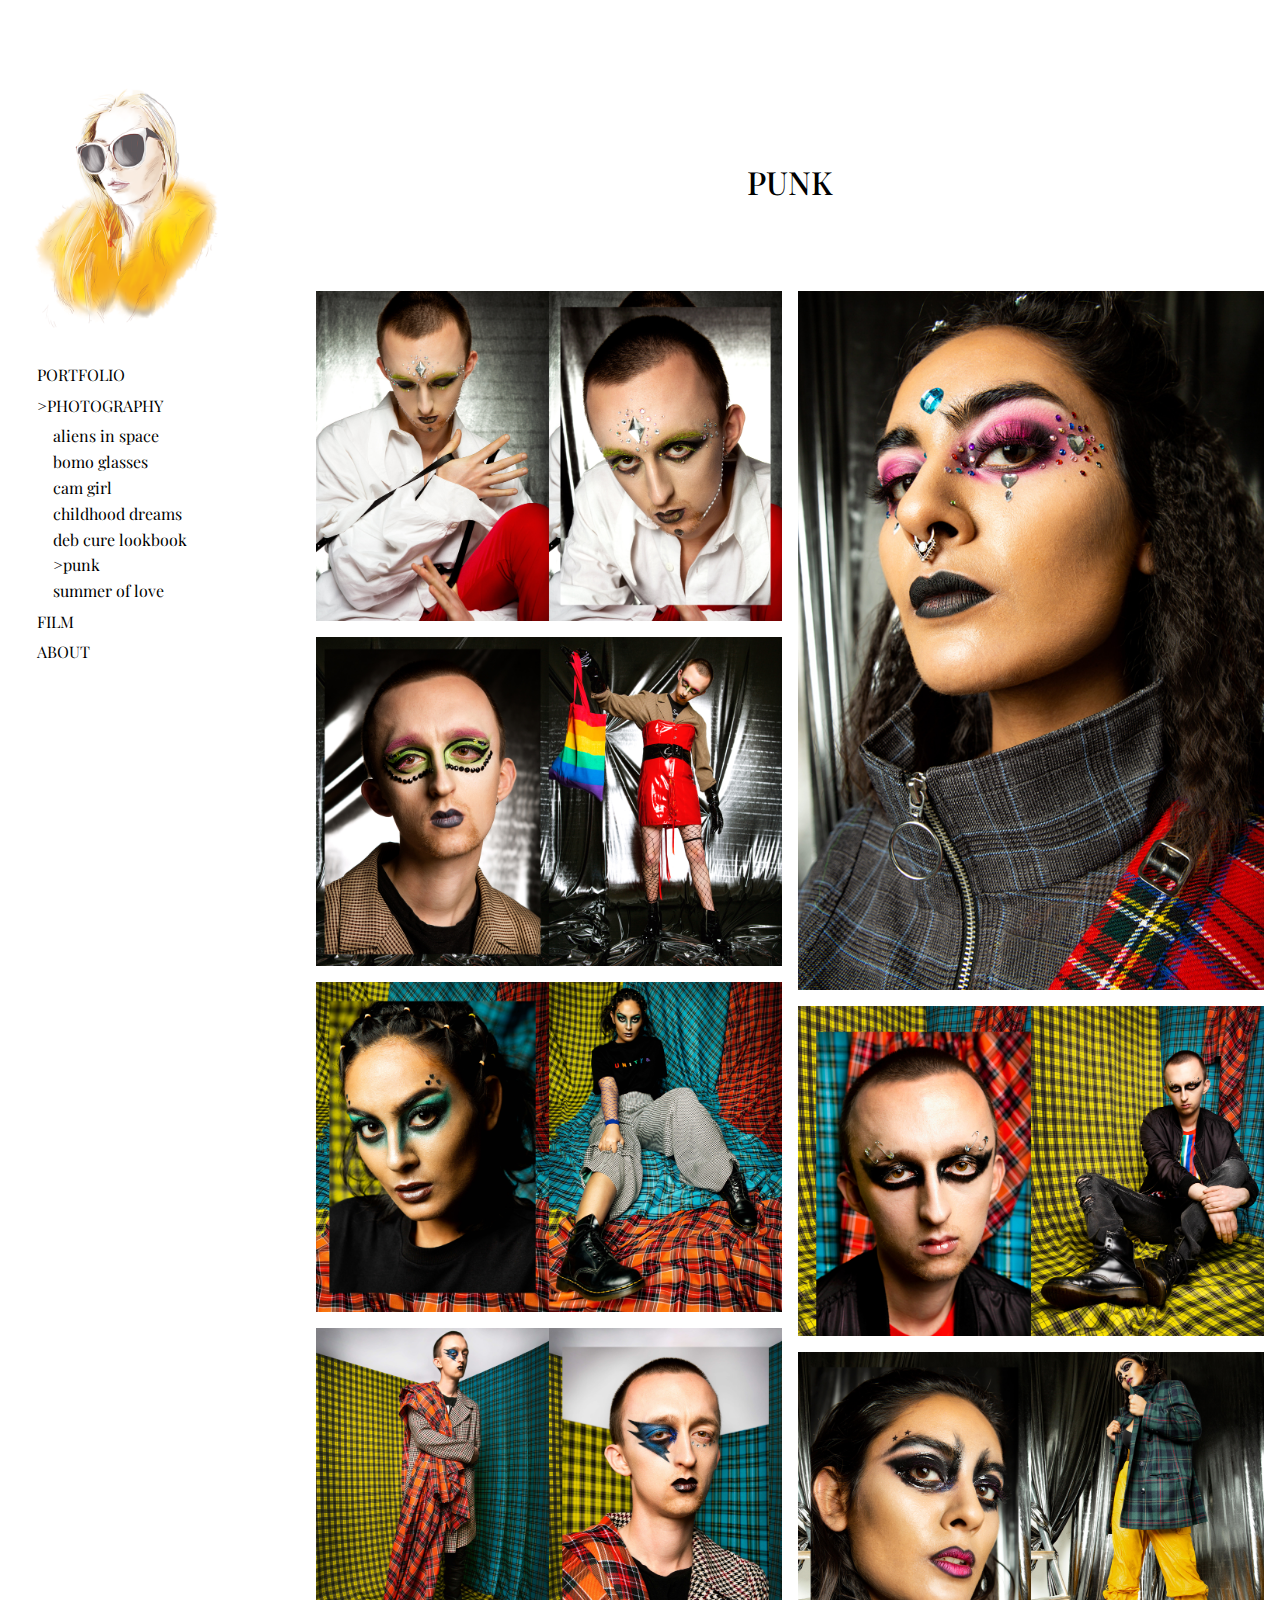
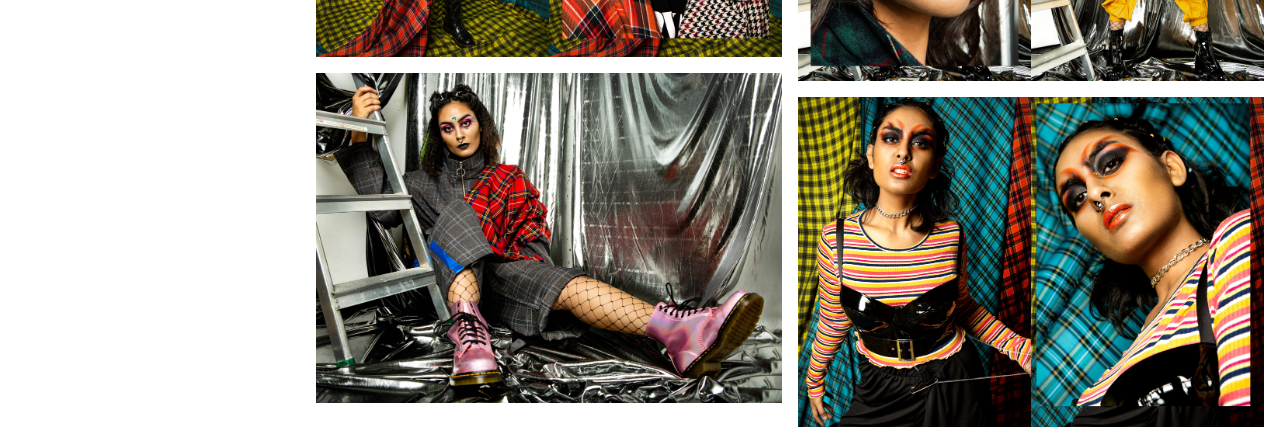
<file: pages/photography/punk.html>
<!DOCTYPE HTML>
<html>

<head>
    <title>Flo Charlton - Punk</title>
    <meta name="description" content="main-container of Flo Charlton" />
    <link href="https://fonts.googleapis.com/css?family=Playfair+Display:400,700" rel="stylesheet">
    <meta name="viewport" content="width=device-width, initial-scale=1.0">

    <link rel="stylesheet" href="/css/nav.css">
    <link rel="stylesheet" href="/css/photography.css">
    <link rel="stylesheet" href="/css/portfolio.css">
</head>

<body>
    <a onclick="openNav()" class="openbtn" id="openbtn">&#9776;</a>
    <div id="sidenav" class="navigation-side">
        <a href="" class="closebtn" onclick="closeNav()">&times;</a>
        <a href="/pages/portfolio.html"><img src="/img/logo-sized.png" id="logo"></a>
        <div class="nav-links">
            <a href="/pages/portfolio.html">PORTFOLIO</a>
            <a href="/pages/photography.html">>PHOTOGRAPHY</a>
            <ul>
                <li><a href="/pages/photography/aliens.html">Aliens in Space</a></li>
                <li><a href="/pages/photography/bomo.html">BOMO Glasses</a></li>
                <li><a href="/pages/photography/cam-girl.html">Cam Girl</a></li>
                <li><a href="/pages/photography/childhood.html">Childhood Dreams</a></li>
                <li><a href="/pages/photography/deb.html">Deb Cure Lookbook</a></li>
                <li><a href="/pages//photography/punk.html">>Punk</a></li>
                <li><a href="/pages/photography/summer.html">Summer of Love</a></li>
            </ul>
            <a href="/pages/film.html">FILM</a>
            <a href="/pages/cv.html">ABOUT</a>
        </div>
    </div>


    <section>
        <div class="title move-over">
            <h1>PUNK</h1>
        </div>

        <!-- Left columns images -->
        <!-- Port = 50% of one column which is 25% of whole -->
        <!-- Land = 100% of one column -->
        <div class="container-photo move-over">
            <div class="photography-grid">
                <div class="land">
                    <img src="/img/photography/punk/1.jpg">
                </div>
                <div class="land">
                    <img src="/img/photography/punk/6.jpg">
                </div>
                <div class="land">
                    <img src="/img/photography/punk/3.jpg">
                </div>
                <div class="land">
                    <img src="/img/photography/punk/4.jpg">
                </div>
                <div class="land">
                    <img src="/img/photography/punk/5.jpg">
                </div>
                
            </div>

            <!-- Right columns images -->
            <div class="photography-grid">
                <div class="land">
                    <img src="/img/photography/punk/2.jpg">
                </div>
                <div class="land">
                    <img src="/img/photography/punk/7.jpg">
                </div>
                <div class="land">
                    <img src="/img/photography/punk/8.jpg">
                </div>
                <div class="land">
                    <img src="/img/photography/punk/9.jpg">
                </div>
                


            </div>
        </div>
    </section>

    <script src="/js/app.js"></script>

</body>

</html>
</file>
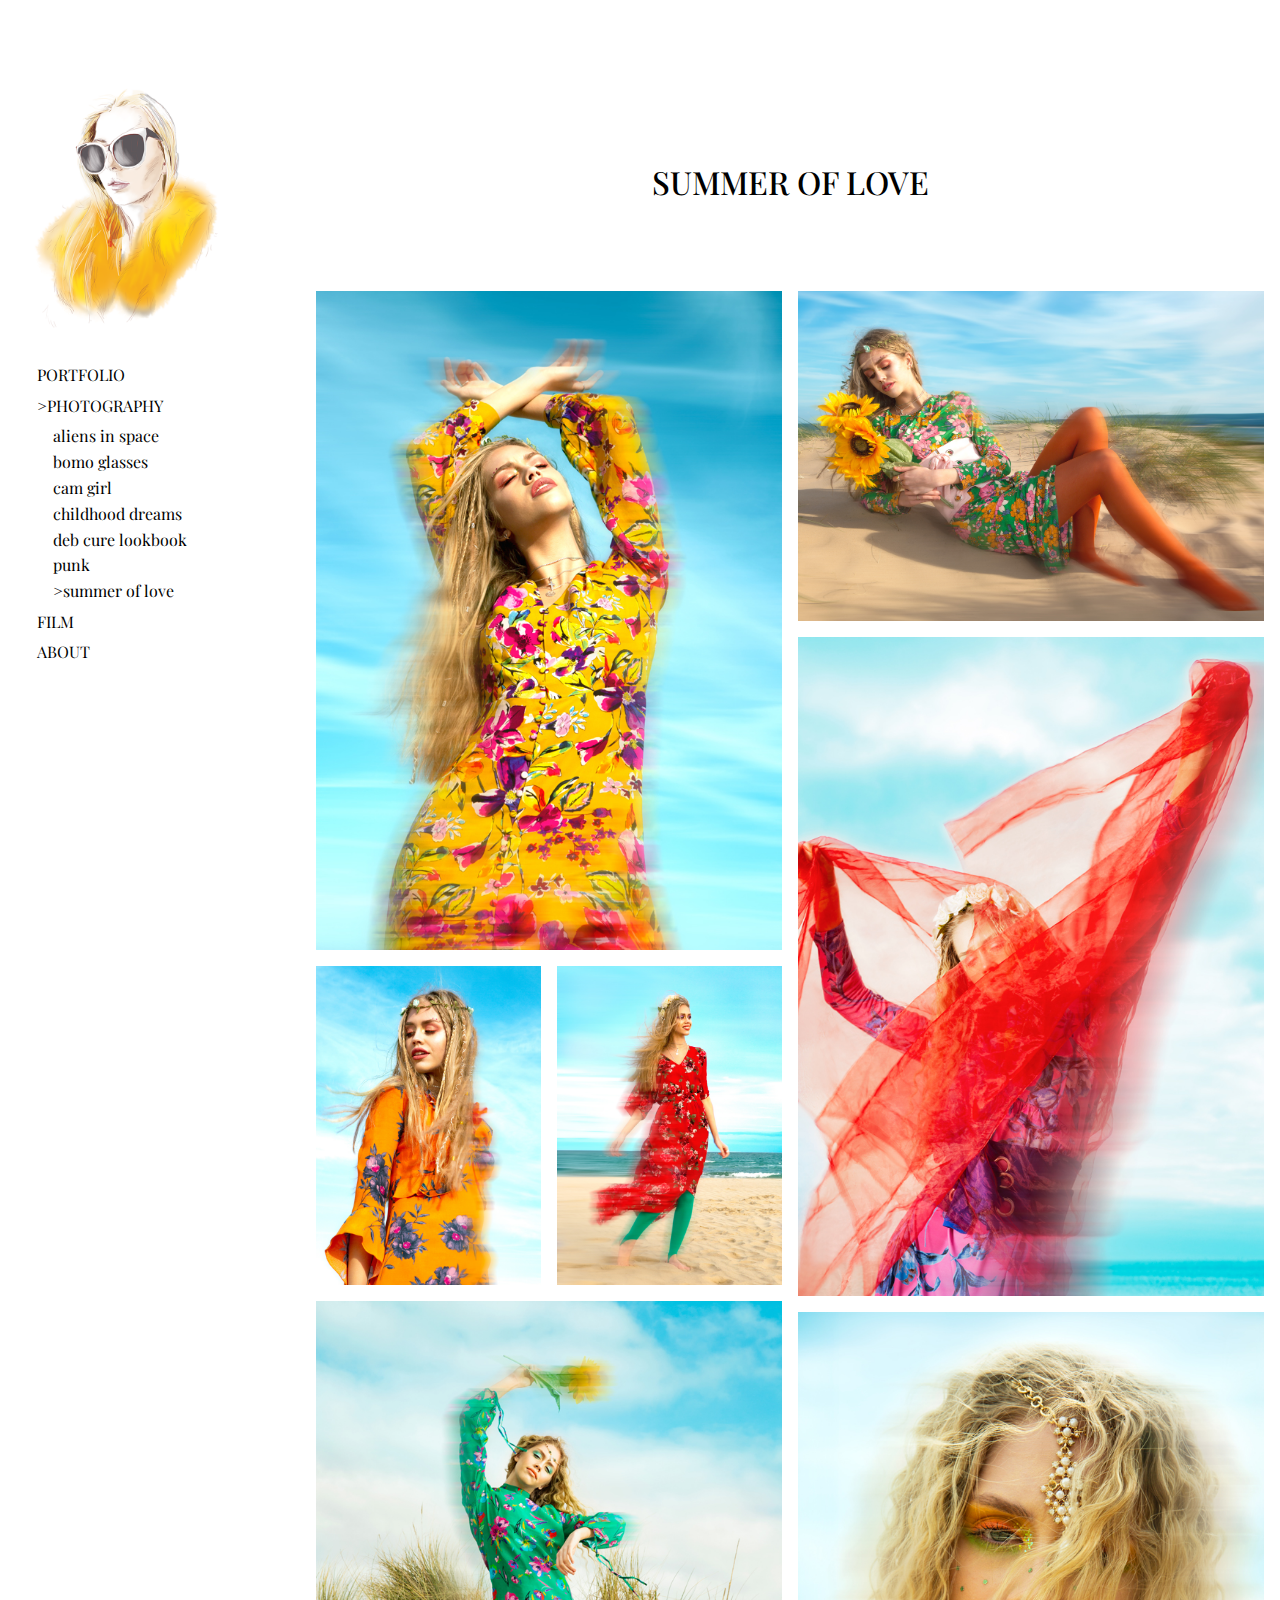
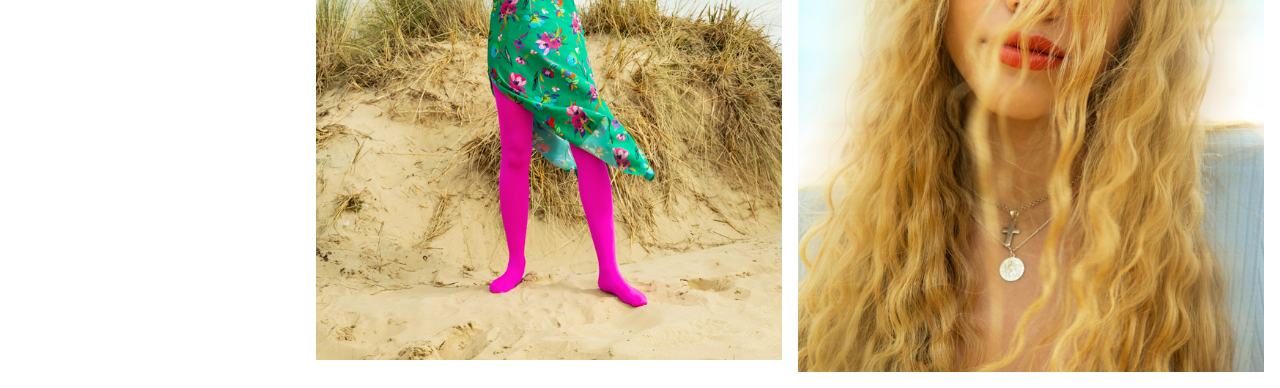
<file: pages/photography/summer.html>
<!DOCTYPE HTML>
<html>

<head>
    <title>Flo Charlton - Summer of Love</title>
    <meta name="description" content="main-container of Flo Charlton" />
    <link href="https://fonts.googleapis.com/css?family=Playfair+Display:400,700" rel="stylesheet">
    <meta name="viewport" content="width=device-width, initial-scale=1.0">

    <link rel="stylesheet" href="/css/nav.css">
    <link rel="stylesheet" href="/css/photography.css">
    <link rel="stylesheet" href="/css/portfolio.css">
</head>

<body>
    <a onclick="openNav()" class="openbtn" id="openbtn">&#9776;</a>
    <div id="sidenav" class="navigation-side">
        <a href="" class="closebtn" onclick="closeNav()">&times;</a>
        <a href="/pages/portfolio.html"><img src="/img/logo-sized.png" id="logo"></a>
        <div class="nav-links">
            <a href="/pages/portfolio.html">PORTFOLIO</a>
            <a href="/pages/photography.html">>PHOTOGRAPHY</a>
            <ul>
                <li><a href="/pages/photography/aliens.html">Aliens in Space</a></li>
                <li><a href="/pages/photography/bomo.html">BOMO Glasses</a></li>
                <li><a href="/pages/photography/cam-girl.html">Cam Girl</a></li>
                <li><a href="/pages/photography/childhood.html">Childhood Dreams</a></li>
                <li><a href="/pages/photography/deb.html">Deb Cure Lookbook</a></li>
                <li><a href="/pages//photography/punk.html">Punk</a></li>
                <li><a href="/pages/photography/summer.html">>Summer of Love</a></li>
            </ul>
            <a href="/pages/film.html">FILM</a>
            <a href="/pages/cv.html">ABOUT</a>
        </div>
    </div>


    <section>
        <div class="title move-over">
            <h1>SUMMER OF LOVE</h1>
        </div>

        <!-- Left columns images -->
        <!-- Port = 50% of one column which is 25% of whole -->
        <!-- Land = 100% of one column -->
        <div class="container-photo move-over">
            <div class="photography-grid">
                <div class="land">
                    <img src="/img/photography/summer/1.jpg">
                </div>
                <div class="port">
                    <img src="/img/photography/summer/2.jpg">
                </div>
                <div class="port">
                    <img src="/img/photography/summer/4.jpg">
                </div>
                <div class="land">
                    <img src="/img/photography/summer/5.jpg">
                </div>
            </div>

            <!-- Right columns images -->
            <div class="photography-grid">
                <div class="land">
                    <img src="/img/photography/summer/3.jpg">
                </div>
                <div class="land">
                    <img src="/img/photography/summer/6.jpg">
                </div>
                <div class="land">
                    <img src="/img/photography/summer/7.jpg">
                </div>
            </div>
        </div>
    </section>

    <script src="/js/app.js"></script>

</body>

</html>
</file>
<file: css/nav.css>
html,
body {
  font-family: 'Playfair Display', serif;
  font-weight: 300; }

.landing-title {
  position: absolute;
  top: 50%;
  left: 50%;
  transform: translate(-50%, -50%); }
  .landing-title a {
    text-decoration: none;
    color: black;
    transition: 1s all linear; }
  .landing-title a:hover {
    text-decoration: underline; }

.closebtn,
.openbtn {
  top: 0;
  left: 2%;
  font-size: 2em;
  text-decoration: none; }

.closebtn {
  position: absolute; }

.openbtn {
  position: fixed;
  z-index: 2; }

.navigation-side {
  height: 100%;
  width: 0;
  position: fixed;
  z-index: 3;
  top: 0;
  left: 0;
  background-color: white;
  overflow-x: hidden;
  transition: 0s;
  box-sizing: border-box; }
  .navigation-side #logo {
    margin-top: 5em;
    max-width: 75%;
    max-height: 400px;
    margin: auto;
    display: block; }
  .navigation-side .nav-links {
    display: flex;
    flex-direction: column;
    margin: 2em; }
    .navigation-side .nav-links a {
      color: black;
      text-decoration: none;
      margin: .3em; }
    .navigation-side .nav-links ul {
      padding: 0;
      margin: 0;
      margin-left: .7em; }
      .navigation-side .nav-links ul li {
        text-transform: lowercase;
        list-style-type: none;
        list-style: none;
        font-weight: 300;
        margin: .3em; }

@media (min-width: 600px) {
  .navigation-side .nav-links {
    width: 50%;
    margin: 0 auto; }

  .move-over {
    max-width: 500px;
    margin: 0 auto; } }
@media (min-width: 1000px) {
  .navigation-side {
    margin-top: 5em; }
    .navigation-side .nav-links {
      width: 100%;
      margin: 2em; }

  .move-over {
    max-width: 800px;
    margin-left: 200px; }

  .closebtn,
  .openbtn {
    display: none; }

  .navigation-side {
    width: 200px; } }
@media (min-width: 1100px) {
  .navigation-side {
    width: 250px; }

  .move-over {
    max-width: 1200px;
    margin: 0 auto;
    padding-left: 300px; } }

/*# sourceMappingURL=nav.css.map */
</file>
<file: css/portfolio.css>
.container {
  display: flex;
  flex-direction: column;
  justify-content: center;
  margin: 0 auto; }
  .container h1 {
    text-align: center;
    margin: 2.5em 0;
    font-weight: 500; }
  .container a {
    text-align: center;
    margin-top: 5em; }

.photo-gall {
  width: auto;
  text-align: center;
  padding: 1em;
  position: relative;
  display: inline-block; }
  .photo-gall img {
    max-width: 100%; }
  .photo-gall #next,
  .photo-gall #previous {
    position: absolute;
    top: 50%;
    z-index: 2;
    border: none;
    background-color: rgba(255, 255, 255, 0);
    font-size: 1.5em; }
  .photo-gall #previous {
    top: 50%;
    left: -2%; }
  .photo-gall #next {
    right: -2%; }
  .photo-gall .hidden {
    display: none; }

.container-cv {
  height: auto;
  max-width: 1200px; }
  .container-cv h1 {
    text-align: center;
    margin: 2.5em 0;
    font-weight: 500; }
  .container-cv img {
    max-width: 100%;
    margin: 0 auto; }

iframe {
  width: 100%;
  min-height: 315px;
  margin: 1em 0; }

@media (min-width: 700px) {
  .photo-gall img {
    max-height: 400px;
    display: block;
    margin: auto; }

  iframe {
    min-height: 500px; } }
@media (min-width: 1000px) {
  .container h1,
  .container-cv h1 {
    margin-top: 5em; }

  .photo-gall img {
    max-height: 500px; }
  .photo-gall #previous {
    top: 50%;
    left: 10%; }
  .photo-gall #next {
    right: 10%; }

  iframe {
    min-height: 600px; } }
@media (min-width: 1300px) {
  .photo-gall img {
    max-height: 600px; } }

/*# sourceMappingURL=portfolio.css.map */
</file>
<file: css/photography.css>
.title {
  text-align: center; }
  .title h1 {
    text-align: center;
    margin: 2.5em 0;
    font-weight: 500; }
  .title a {
    text-align: center;
    margin-top: 5em; }

.photography-grid {
  display: flex;
  flex-direction: row;
  flex-wrap: wrap; }
  .photography-grid .port,
  .photography-grid .land {
    box-sizing: border-box;
    padding: .2em; }
    .photography-grid .port img,
    .photography-grid .land img {
      max-width: 100%;
      display: block;
      object-fit: fill; }
  .photography-grid .port {
    flex-basis: 50%; }
  .photography-grid .land {
    flex-basis: 100%; }

.photo-select {
  display: flex;
  justify-content: space-between;
  flex-wrap: wrap;
  flex-direction: row;
  box-sizing: border-box;
  max-width: 100%;
  margin: 0 auto; }
  .photo-select .round {
    width: 100%;
    border-radius: 50%;
    border: 2px solid black;
    display: block;
    box-sizing: border-box; }
  .photo-select .element {
    flex-basis: 50%;
    padding: 1em;
    position: relative;
    box-sizing: border-box; }
    .photo-select .element p {
      text-align: center; }

.container-over {
  position: relative; }
  .container-over img {
    width: 100%;
    height: 100%; }
  .container-over .overlay {
    position: absolute;
    display: block;
    top: 0;
    bottom: 0;
    left: 0;
    right: 0;
    height: 100%;
    width: auto;
    opacity: 0;
    transition: .1s ease;
    background-color: rgba(255, 255, 255, 0.9);
    border-radius: 50%; }
  .container-over p {
    position: absolute;
    color: black;
    top: 45%;
    left: 50%;
    transform: translate(-50%, -50%);
    -ms-transform: translate(-50%, -50%);
    text-transform: uppercase; }

.container-over:hover .overlay {
  opacity: 1; }

@media (min-width: 600px) {
  .photography-grid .port,
  .photography-grid .land {
    box-sizing: border-box;
    padding: .5em; }
    .photography-grid .port img,
    .photography-grid .land img {
      max-width: 100%;
      display: block;
      object-fit: fill; }
  .photography-grid .port {
    flex-basis: 50%; }
  .photography-grid .land {
    flex-basis: 100%; }

  .photo-select .element {
    flex-basis: 30%;
    padding: .5em; } }
@media (min-width: 1000px) {
  .title h1 {
    margin-top: 5em; }

  .container-photo {
    display: flex;
    justify-content: center;
    align-items: flex-start; }
    .container-photo .photography-grid {
      flex-basis: 50%; }
      .container-photo .photography-grid .port {
        flex-basis: 50%; }
      .container-photo .photography-grid .land {
        flex-basis: 100%; }

  .container-over p {
    font-size: 1.5em; } }

/*# sourceMappingURL=photography.css.map */
</file>
